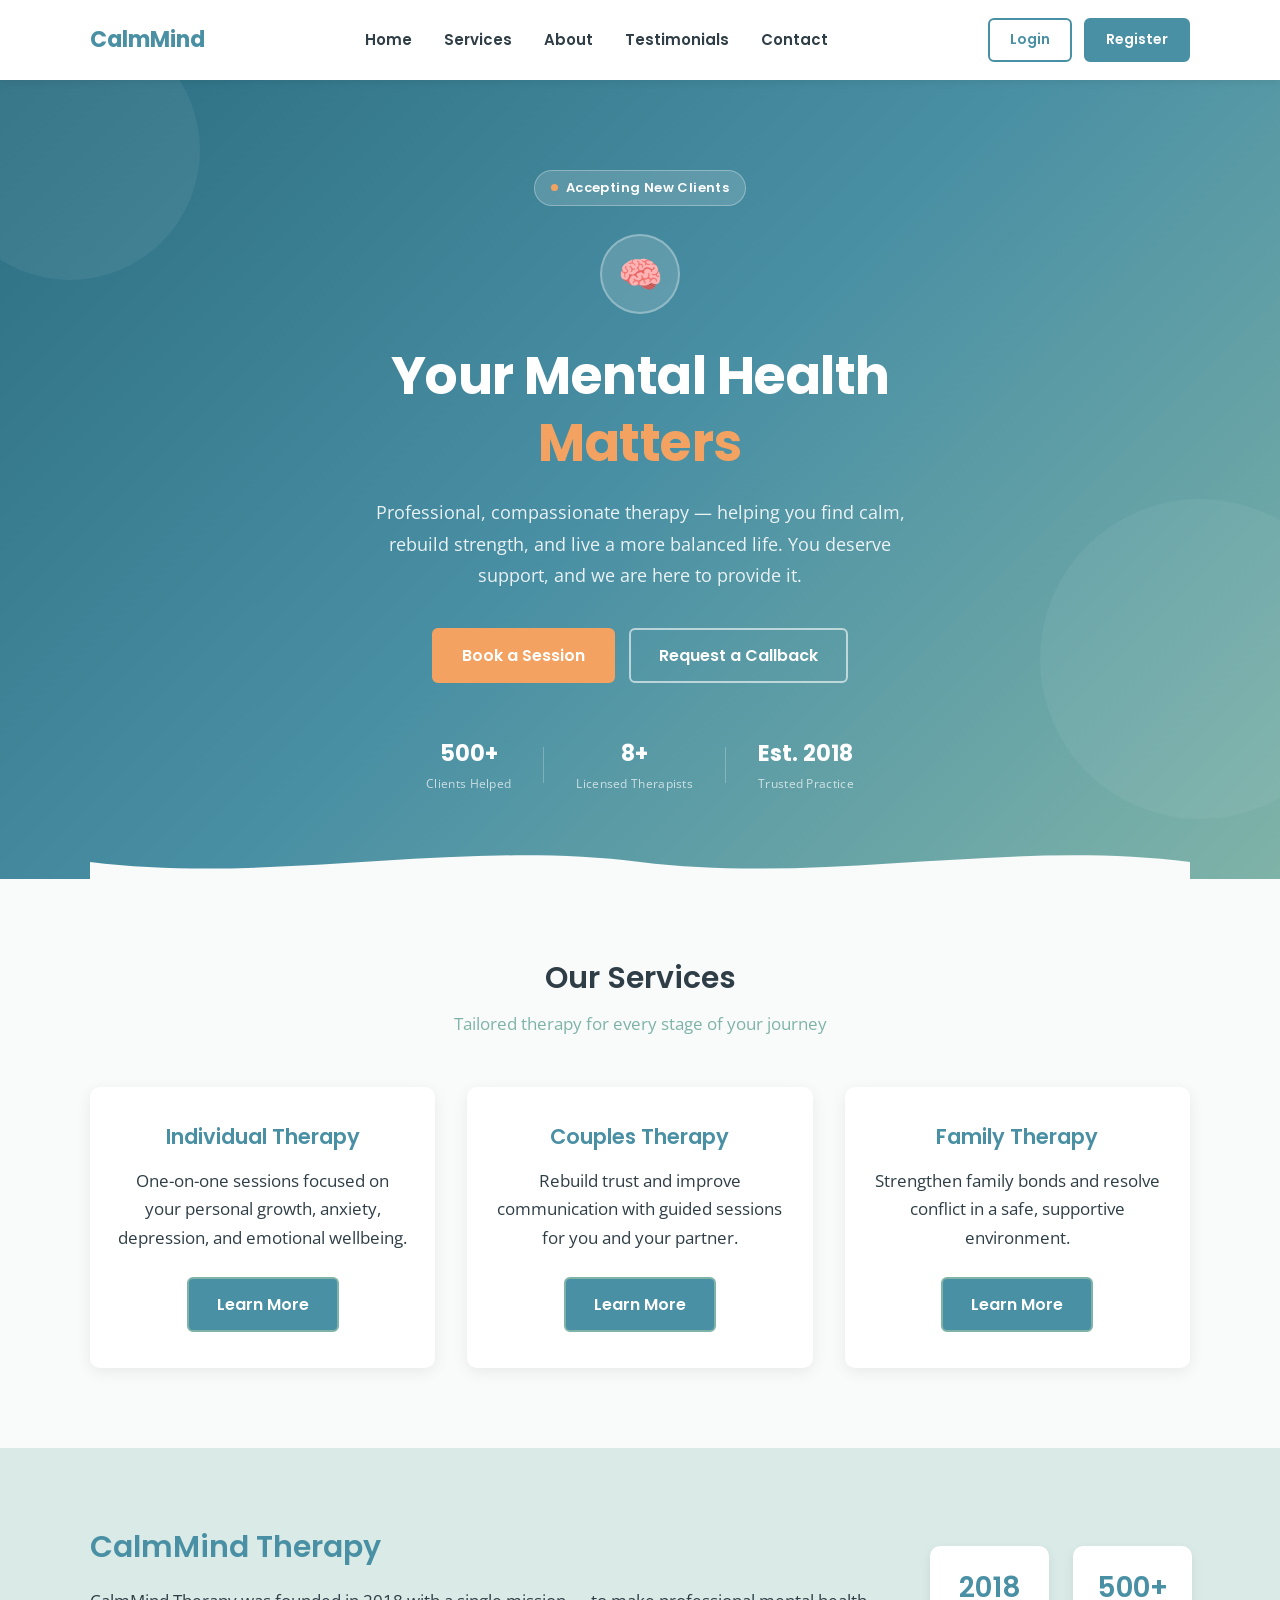
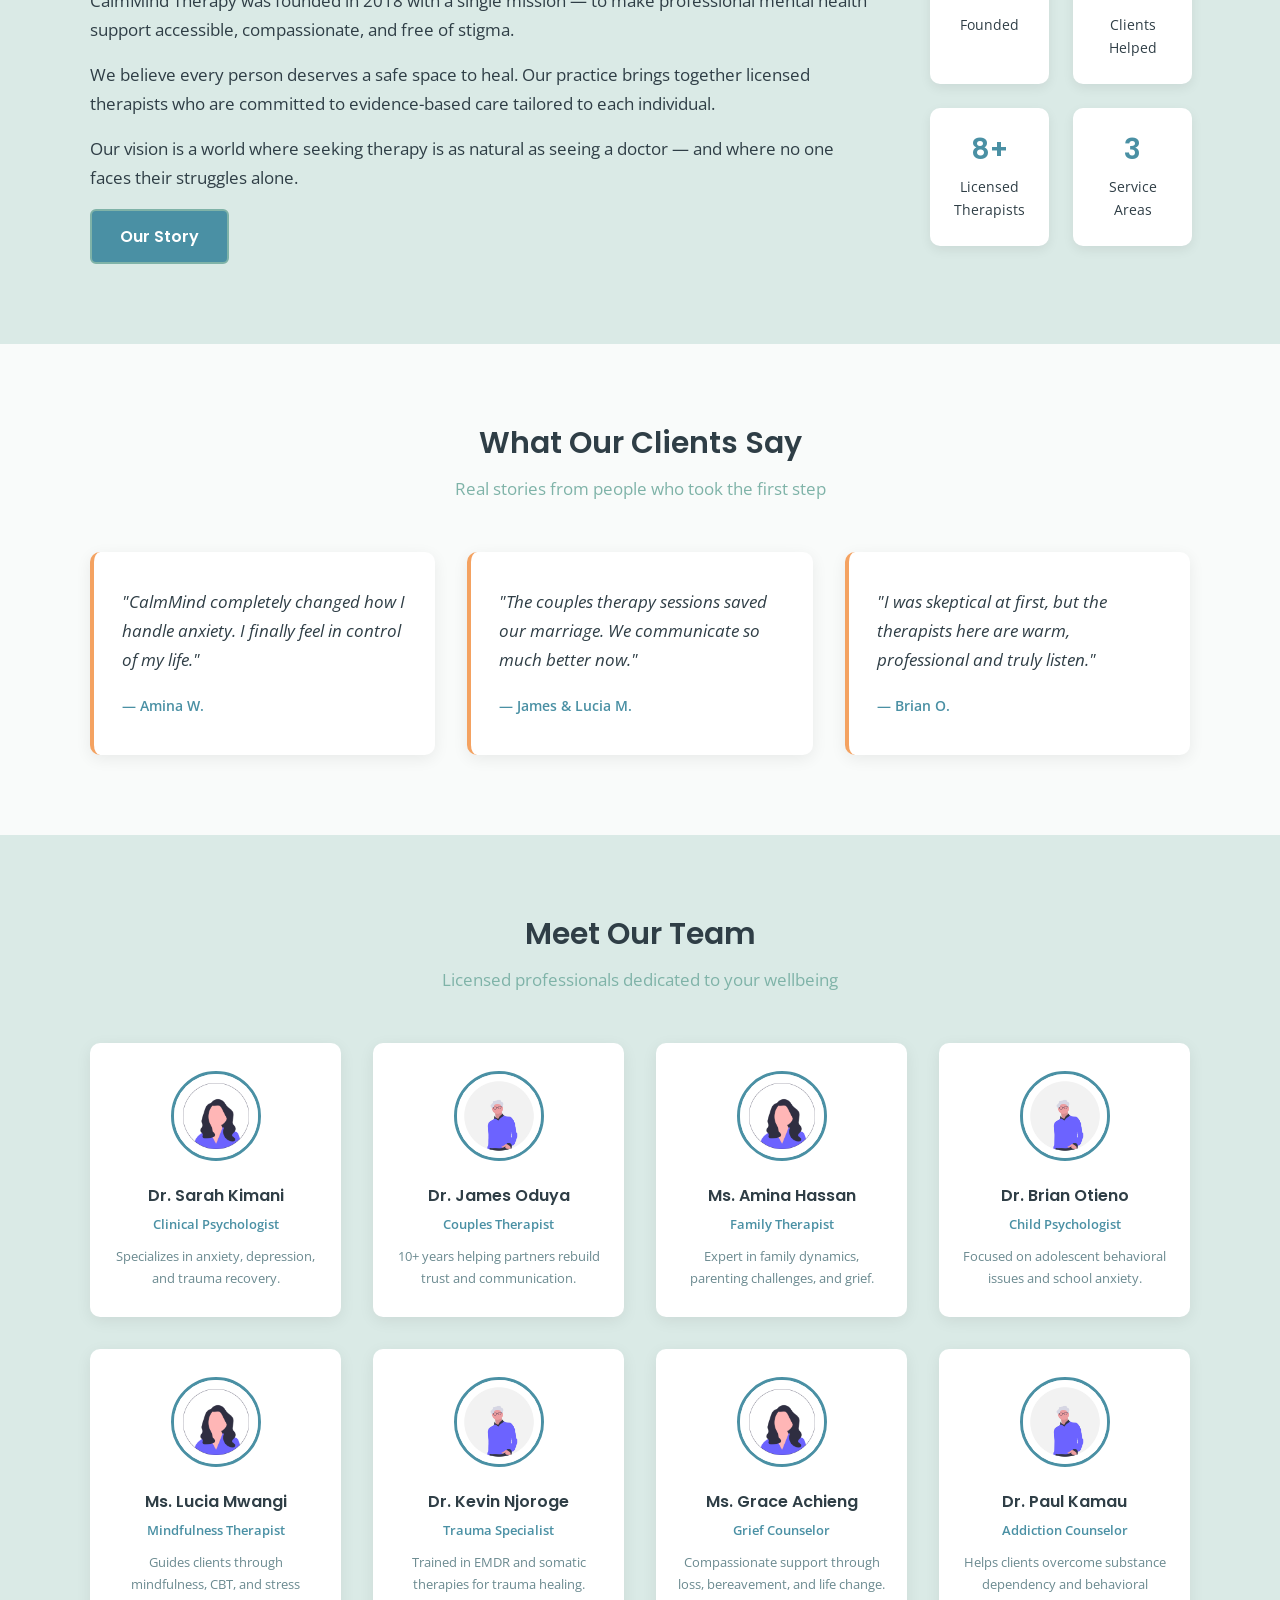
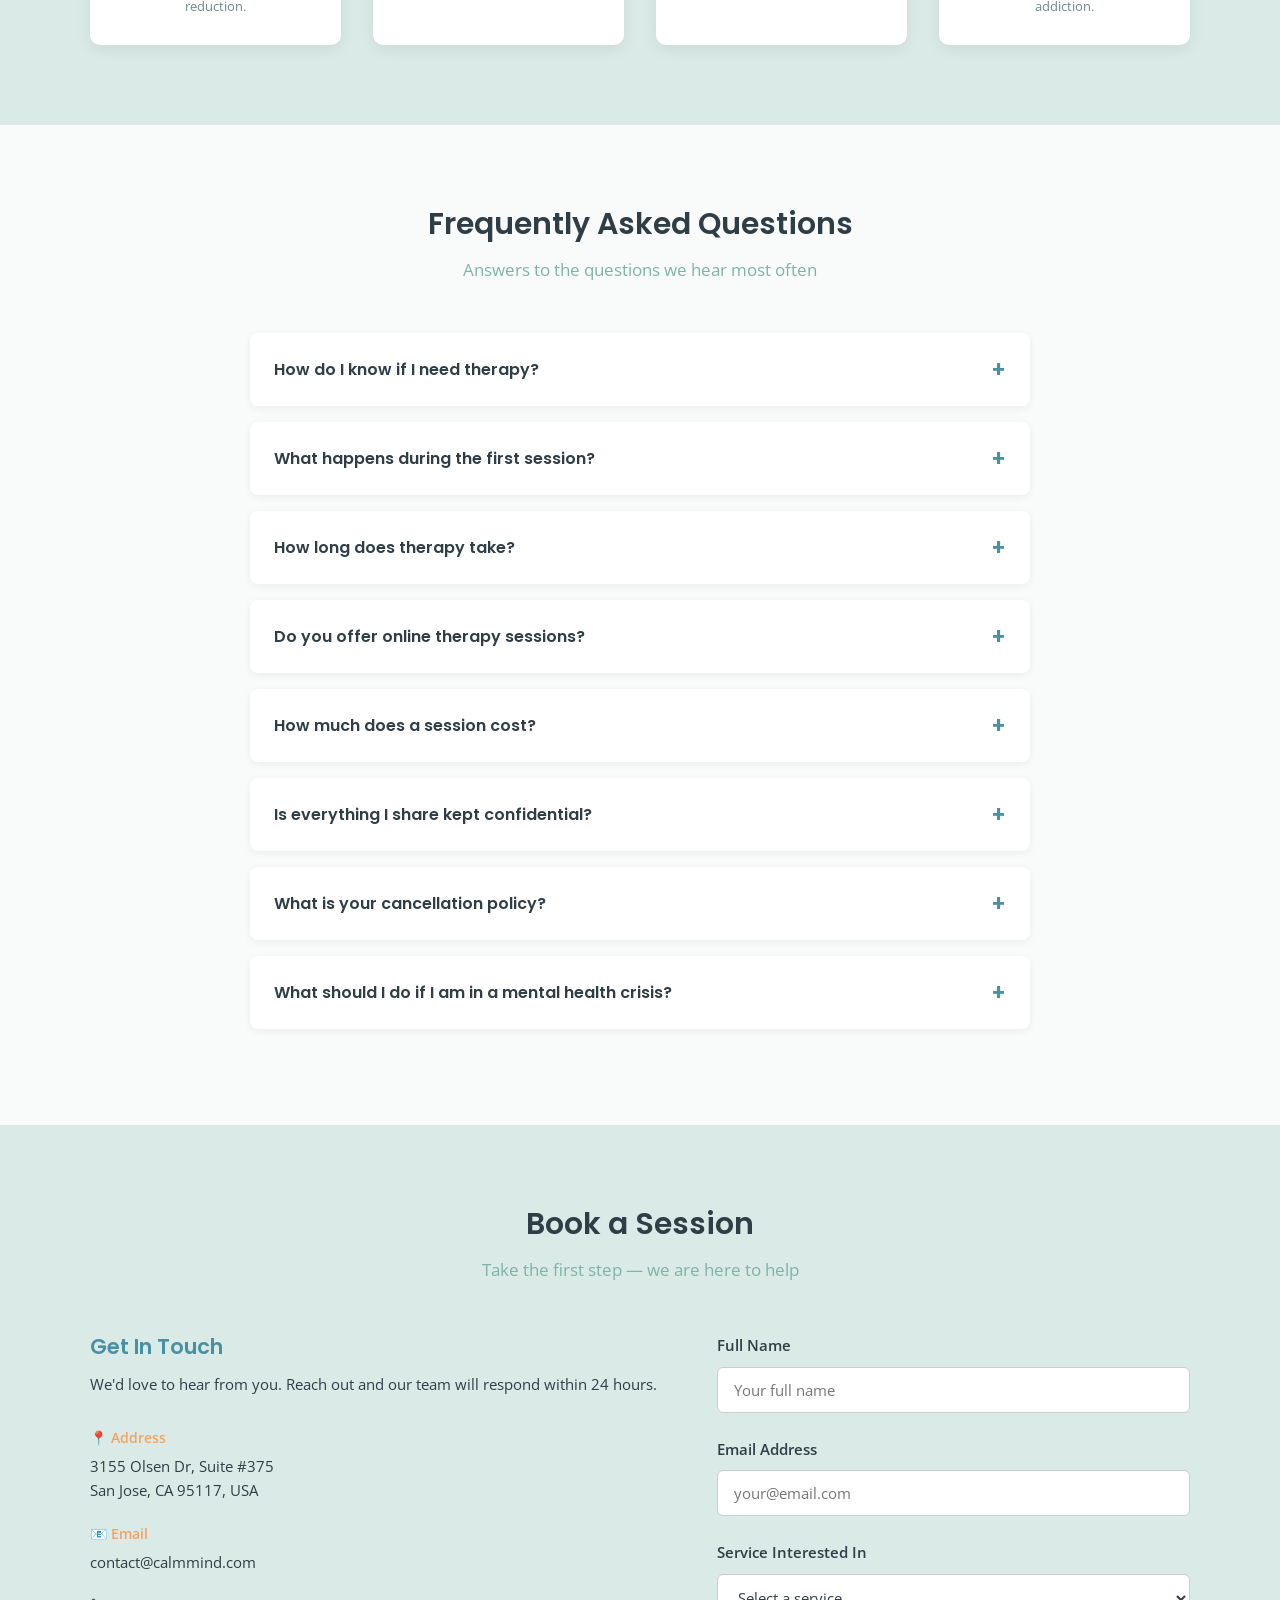
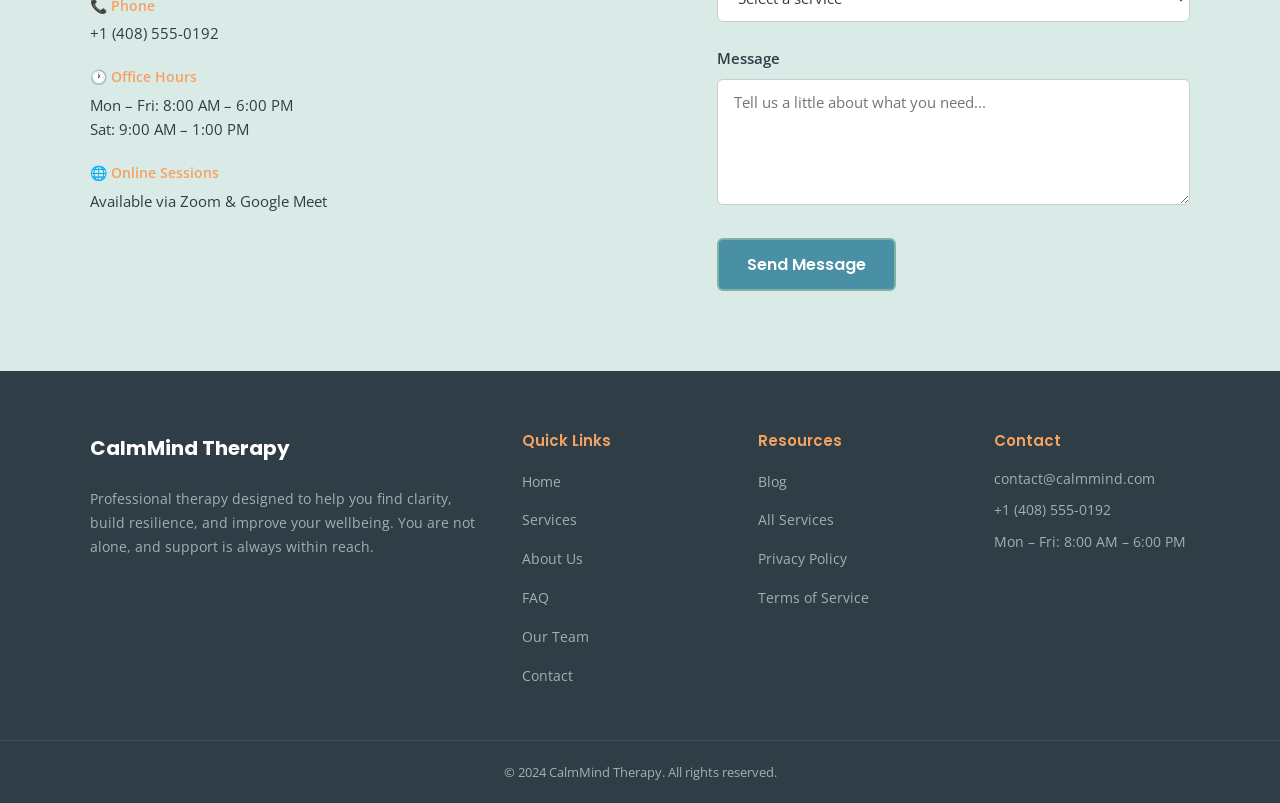
<file: index.html>
<!doctype html>
<html lang="en">
  <head>
    <meta charset="UTF-8" />
    <meta name="viewport" content="width=device-width, initial-scale=1.0" />
    <title>CalmMind Therapy</title>
    <link rel="stylesheet" href="css/styles.css" />
  </head>
  <body>
    <!--NAVBAR-->
    <nav class="navbar">
      <div class="container navbar-inner">
        <a href="index.html" class="logo">CalmMind</a>
        <button class="hamburger" id="hamburger">
          <span></span>
          <span></span>
          <span></span>
        </button>
        <ul class="nav-links" id="nav-links">
          <li><a href="#home">Home</a></li>
          <li><a href="#services">Services</a></li>
          <li><a href="#about">About</a></li>
          <li><a href="#testimonials">Testimonials</a></li>
          <li><a href="#contact">Contact</a></li>
        </ul>

        <div class="nav-auth">
          <a href="#" class="btn-auth btn-login">Login</a>
          <a href="#" class="btn-auth btn-register">Register</a>
        </div>
      </div>
    </nav>

    <!--HERO-->
    <section id="home" class="hero">
      <div class="container hero-inner">
        <div class="hero-badge">
          <span class="hero-badge-dot"></span> Accepting New Clients
        </div>
        <div class="hero-icon">🧠</div>
        <h1>Your Mental Health <span>Matters</span></h1>
        <p>
          Professional, compassionate therapy — helping you find calm, rebuild
          strength, and live a more balanced life. You deserve support, and we
          are here to provide it.
        </p>
        <div class="hero-buttons">
          <a href="#contact" class="btn btn-accent">Book a Session</a>
          <a href="#contact" class="btn btn-outline">Request a Callback</a>
        </div>
        <div class="hero-trust">
          <div class="trust-item">
            <span class="trust-num">500+</span>
            <span class="trust-label">Clients Helped</span>
          </div>
          <div class="trust-divider"></div>
          <div class="trust-item">
            <span class="trust-num">8+</span>
            <span class="trust-label">Licensed Therapists</span>
          </div>
          <div class="trust-divider"></div>
          <div class="trust-item">
            <span class="trust-num">Est. 2018</span>
            <span class="trust-label">Trusted Practice</span>
          </div>
        </div>
        <svg class="hero-wave" viewBox="0 0 1440 60" xmlns="http://www.w3.org/2000/svg" preserveAspectRatio="none">
          <path d="M0,30 C240,60 480,0 720,30 C960,60 1200,0 1440,30 L1440,60 L0,60 Z" fill="#f9fbfa"/>
        </svg>
      </div>
    </section>

    <!--SERVICES-->
    <section id="services" class="section">
      <div class="container">
        <div class="section-title">
          <h2>Our Services</h2>
          <p>Tailored therapy for every stage of your journey</p>
        </div>
        <div class="services-grid">
          <div class="service-card">
            <h3>Individual Therapy</h3>
            <p>
              One-on-one sessions focused on your personal growth, anxiety,
              depression, and emotional wellbeing.
            </p>
            <a href="services.html" class="btn btn-primary">Learn More</a>
          </div>

          <div class="service-card">
            <h3>Couples Therapy</h3>
            <p>
              Rebuild trust and improve communication with guided sessions for
              you and your partner.
            </p>
            <a href="services.html" class="btn btn-primary">Learn More</a>
          </div>

          <div class="service-card">
            <h3>Family Therapy</h3>
            <p>
              Strengthen family bonds and resolve conflict in a safe, supportive
              environment.
            </p>
            <a href="services.html" class="btn btn-primary">Learn More</a>
          </div>
        </div>
      </div>
    </section>

    <!-- ABOUT -->
    <section id="about" class="section bg-soft">
      <div class="container about-inner">
        <div class="about-text">
          <h2>CalmMind Therapy</h2>
          <p>
            CalmMind Therapy was founded in 2018 with a single mission — to make
            professional mental health support accessible, compassionate, and
            free of stigma.
          </p>
          <p>
            We believe every person deserves a safe space to heal. Our practice
            brings together licensed therapists who are committed to
            evidence-based care tailored to each individual.
          </p>
          <p>
            Our vision is a world where seeking therapy is as natural as seeing
            a doctor — and where no one faces their struggles alone.
          </p>
          <a href="about.html" class="btn btn-primary">Our Story</a>
        </div>
        <!--STATs-->
        <div class="about-stats">
          <div class="stat">
            <h3>2018</h3>
            <p>Founded</p>
          </div>
          <div class="stat">
            <h3>500+</h3>
            <p>Clients Helped</p>
          </div>
          <div class="stat">
            <h3>8+</h3>
            <p>Licensed Therapists</p>
          </div>
          <div class="stat">
            <h3>3</h3>
            <p>Service Areas</p>
          </div>
        </div>
      </div>
    </section>

    <!-- TESTIMONIALS -->
    <section id="testimonials" class="section">
      <div class="container">
        <div class="section-title">
          <h2>What Our Clients Say</h2>
          <p>Real stories from people who took the first step</p>
        </div>
        <div class="testimonials-grid">
          <div class="testimonial-card">
            <p>
              "CalmMind completely changed how I handle anxiety. I finally feel
              in control of my life."
            </p>
            <span>— Amina W.</span>
          </div>

          <div class="testimonial-card">
            <p>
              "The couples therapy sessions saved our marriage. We communicate
              so much better now."
            </p>
            <span>— James & Lucia M.</span>
          </div>

          <div class="testimonial-card">
            <p>
              "I was skeptical at first, but the therapists here are warm,
              professional and truly listen."
            </p>
            <span>— Brian O.</span>
          </div>
        </div>
      </div>
    </section>

    <!-- TEAM -->
    <section id="team" class="section bg-soft">
      <div class="container">
        <div class="section-title">
          <h2>Meet Our Team</h2>
          <p>Licensed professionals dedicated to your wellbeing</p>
        </div>
        <div class="team-grid">
          <div class="team-card">
            <img src="images/team/team1.png" alt="Dr. Sarah Kimani" />
            <h3>Dr. Sarah Kimani</h3>
            <span class="team-role">Clinical Psychologist</span>
            <p>Specializes in anxiety, depression, and trauma recovery.</p>
          </div>

          <div class="team-card">
            <img src="images/team/team.png" alt="Dr. James Oduya" />
            <h3>Dr. James Oduya</h3>
            <span class="team-role">Couples Therapist</span>
            <p>10+ years helping partners rebuild trust and communication.</p>
          </div>

          <div class="team-card">
            <img src="images/team/team1.png" alt="Ms. Amina Hassan" />
            <h3>Ms. Amina Hassan</h3>
            <span class="team-role">Family Therapist</span>
            <p>Expert in family dynamics, parenting challenges, and grief.</p>
          </div>

          <div class="team-card">
            <img src="images/team/team.png" alt="Dr. Brian Otieno" />
            <h3>Dr. Brian Otieno</h3>
            <span class="team-role">Child Psychologist</span>
            <p>Focused on adolescent behavioral issues and school anxiety.</p>
          </div>

          <div class="team-card">
            <img src="images/team/team1.png" alt="Ms. Lucia Mwangi" />
            <h3>Ms. Lucia Mwangi</h3>
            <span class="team-role">Mindfulness Therapist</span>
            <p>
              Guides clients through mindfulness, CBT, and stress reduction.
            </p>
          </div>

          <div class="team-card">
            <img src="images/team/team.png" alt="Dr. Kevin Njoroge" />
            <h3>Dr. Kevin Njoroge</h3>
            <span class="team-role">Trauma Specialist</span>
            <p>Trained in EMDR and somatic therapies for trauma healing.</p>
          </div>

          <div class="team-card">
            <img src="images/team/team1.png" alt="Ms. Grace Achieng" />
            <h3>Ms. Grace Achieng</h3>
            <span class="team-role">Grief Counselor</span>
            <p>
              Compassionate support through loss, bereavement, and life change.
            </p>
          </div>

          <div class="team-card">
            <img src="images/team/team.png" alt="Dr. Paul Kamau" />
            <h3>Dr. Paul Kamau</h3>
            <span class="team-role">Addiction Counselor</span>
            <p>
              Helps clients overcome substance dependency and behavioral
              addiction.
            </p>
          </div>
        </div>
      </div>
    </section>

    <!-- FAQ -->
    <section id="faq" class="section">
      <div class="container">
        <div class="section-title">
          <h2>Frequently Asked Questions</h2>
          <p>Answers to the questions we hear most often</p>
        </div>
        <div class="faq-list">
          <div class="faq-item">
            <button class="faq-question">
              How do I know if I need therapy?
            </button>
            <div class="faq-answer">
              <p>
                If you are experiencing persistent stress, anxiety, sadness,
                relationship difficulties, or simply feel stuck, therapy can
                help. You do not need to be in crisis to benefit. Many clients
                come to us for personal growth and self-awareness. A good
                starting point is our <a href="#services">Services page</a> to
                find the right fit.
              </p>
            </div>
          </div>

          <div class="faq-item">
            <button class="faq-question">
              What happens during the first session?
            </button>
            <div class="faq-answer">
              <p>
                Your first session is an intake appointment where your therapist
                gets to know you — your background, current challenges, and
                goals. It is a relaxed, confidential conversation. There is no
                pressure to share more than you are comfortable with. By the
                end, you and your therapist will outline a plan together.
              </p>
            </div>
          </div>

          <div class="faq-item">
            <button class="faq-question">How long does therapy take?</button>
            <div class="faq-answer">
              <p>
                It depends on your goals and the nature of your concerns. Some
                clients see significant progress in 6–8 sessions. Others benefit
                from longer-term support over several months. Your therapist
                will regularly review your progress with you and adjust the plan
                as needed.
              </p>
            </div>
          </div>

          <div class="faq-item">
            <button class="faq-question">
              Do you offer online therapy sessions?
            </button>
            <div class="faq-answer">
              <p>
                Yes. All our services are available both in-person and online
                via Zoom or Google Meet. Online sessions are just as effective
                as in-person therapy and offer greater flexibility. Simply
                select your preference when you
                <a href="#contact">book a session</a>.
              </p>
            </div>
          </div>

          <div class="faq-item">
            <button class="faq-question">How much does a session cost?</button>
            <div class="faq-answer">
              <p>
                Session fees vary by service. Individual therapy starts at $120,
                couples therapy at $160, and family therapy at $200. We offer a
                sliding scale fee for clients who qualify. Full pricing details
                are available on our <a href="services.html">Services page</a>.
                Contact us to discuss your options.
              </p>
            </div>
          </div>

          <div class="faq-item">
            <button class="faq-question">
              Is everything I share kept confidential?
            </button>
            <div class="faq-answer">
              <p>
                Absolutely. Confidentiality is the foundation of therapy.
                Everything discussed in sessions is strictly private. The only
                exceptions are situations required by law, such as imminent risk
                of harm to yourself or others. Please review our
                <a href="privacy.html">Privacy Policy</a> for full details.
              </p>
            </div>
          </div>

          <div class="faq-item">
            <button class="faq-question">
              What is your cancellation policy?
            </button>
            <div class="faq-answer">
              <p>
                We require at least 24 hours notice to cancel or reschedule a
                session. Late cancellations or no-shows may incur a fee of up to
                50% of the session cost. We understand emergencies happen —
                please contact us as early as possible at
                <a href="mailto:contact@calmmind.com">contact@calmmind.com</a>
                if you need to cancel.
              </p>
            </div>
          </div>

          <div class="faq-item">
            <button class="faq-question">
              What should I do if I am in a mental health crisis?
            </button>
            <div class="faq-answer">
              <p>
                CalmMind Therapy is not an emergency service. If you or someone
                you know is in immediate danger, call
                <strong>911</strong> immediately. For mental health crises,
                contact the <strong>National Crisis Hotline</strong> by calling
                or texting <a href="tel:988"><strong>988</strong></a
                >. You can also visit your nearest emergency room.
              </p>
            </div>
          </div>
        </div>
      </div>
    </section>

    <!-- CONTACT -->
    <section id="contact" class="section bg-soft">
      <div class="container">
        <div class="section-title">
          <h2>Book a Session</h2>
          <p>Take the first step — we are here to help</p>
        </div>
        <div class="contact-inner">
          <!-- LEFT: Contact Details -->
          <div class="contact-info">
            <h3>Get In Touch</h3>
            <p>
              We'd love to hear from you. Reach out and our team will respond
              within 24 hours.
            </p>

            <div class="contact-detail">
              <span class="detail-label">📍 Address</span>
              <span
                >3155 Olsen Dr, Suite #375<br />San Jose, CA 95117, USA</span
              >
            </div>

            <div class="contact-detail">
              <span class="detail-label">📧 Email</span>
              <span>contact@calmmind.com</span>
            </div>

            <div class="contact-detail">
              <span class="detail-label">📞 Phone</span>
              <span>+1 (408) 555-0192</span>
            </div>

            <div class="contact-detail">
              <span class="detail-label">🕐 Office Hours</span>
              <span
                >Mon – Fri: 8:00 AM – 6:00 PM<br />Sat: 9:00 AM – 1:00 PM</span
              >
            </div>

            <div class="contact-detail">
              <span class="detail-label">🌐 Online Sessions</span>
              <span>Available via Zoom & Google Meet</span>
            </div>
          </div>

          <!-- RIGHT: Form -->
          <form class="contact-form">
            <div class="form-group">
              <label for="name">Full Name</label>
              <input type="text" id="name" placeholder="Your full name" />
            </div>
            <div class="form-group">
              <label for="email">Email Address</label>
              <input type="email" id="email" placeholder="your@email.com" />
            </div>
            <div class="form-group">
              <label for="service">Service Interested In</label>
              <select id="service">
                <option value="">Select a service</option>
                <option value="individual">Individual Therapy</option>
                <option value="couples">Couples Therapy</option>
                <option value="family">Family Therapy</option>
              </select>
            </div>
            <div class="form-group">
              <label for="message">Message</label>
              <textarea
                id="message"
                rows="5"
                placeholder="Tell us a little about what you need..."
              ></textarea>
            </div>
            <button type="submit" class="btn btn-primary">Send Message</button>
          </form>
        </div>
      </div>
    </section>

    <!-- FOOTER -->
    <footer class="footer">
      <div class="container footer-inner">
        <div class="footer-brand">
          <a href="index.html" class="logo">CalmMind Therapy</a>
          <p>
            Professional therapy designed to help you find clarity, build resilience, and improve your wellbeing. You are not alone, and support is always within reach.
          </p>
        </div>

        <div class="footer-links">
          <h3>Quick Links</h3>
          <ul>
            <li><a href="#home">Home</a></li>
            <li><a href="#services">Services</a></li>
            <li><a href="about.html">About Us</a></li>
            <li><a href="#faq">FAQ</a></li>
            <li><a href="#team">Our Team</a></li>
            <li><a href="#contact">Contact</a></li>
          </ul>
        </div>

        <div class="footer-links">
          <h3>Resources</h3>
          <ul>
            <li><a href="blog.html">Blog</a></li>
            <li><a href="services.html">All Services</a></li>
            <li><a href="privacy.html">Privacy Policy</a></li>
            <li><a href="terms.html">Terms of Service</a></li>
          </ul>
        </div>

        <div class="footer-contact">
          <h3>Contact</h3>
          <p>contact@calmmind.com</p>
          <p>+1 (408) 555-0192</p>
          <p>Mon – Fri: 8:00 AM – 6:00 PM</p>
        </div>
      </div>
      <div class="footer-bottom">
        <p>© 2024 CalmMind Therapy. All rights reserved.</p>
      </div>
    </footer>

    <script src="js/script.js"></script>
  </body>
</html>
</file>
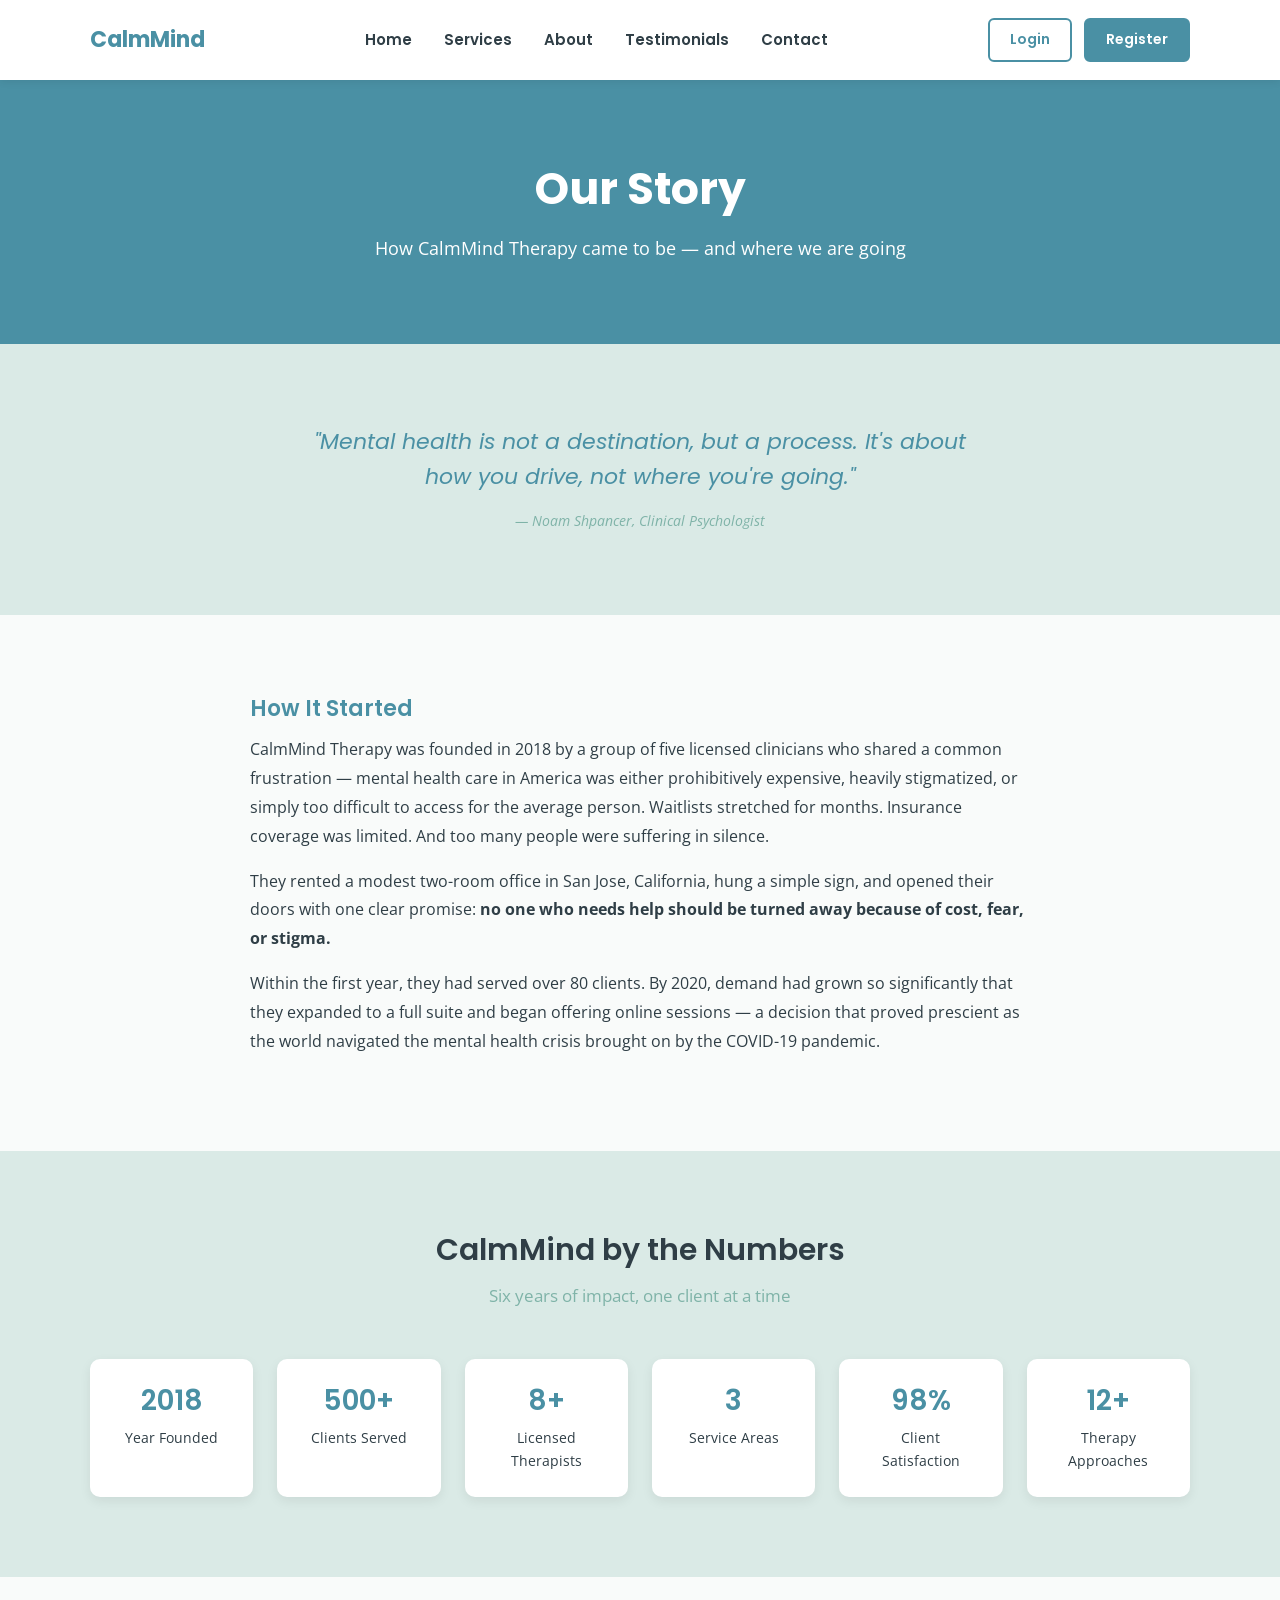
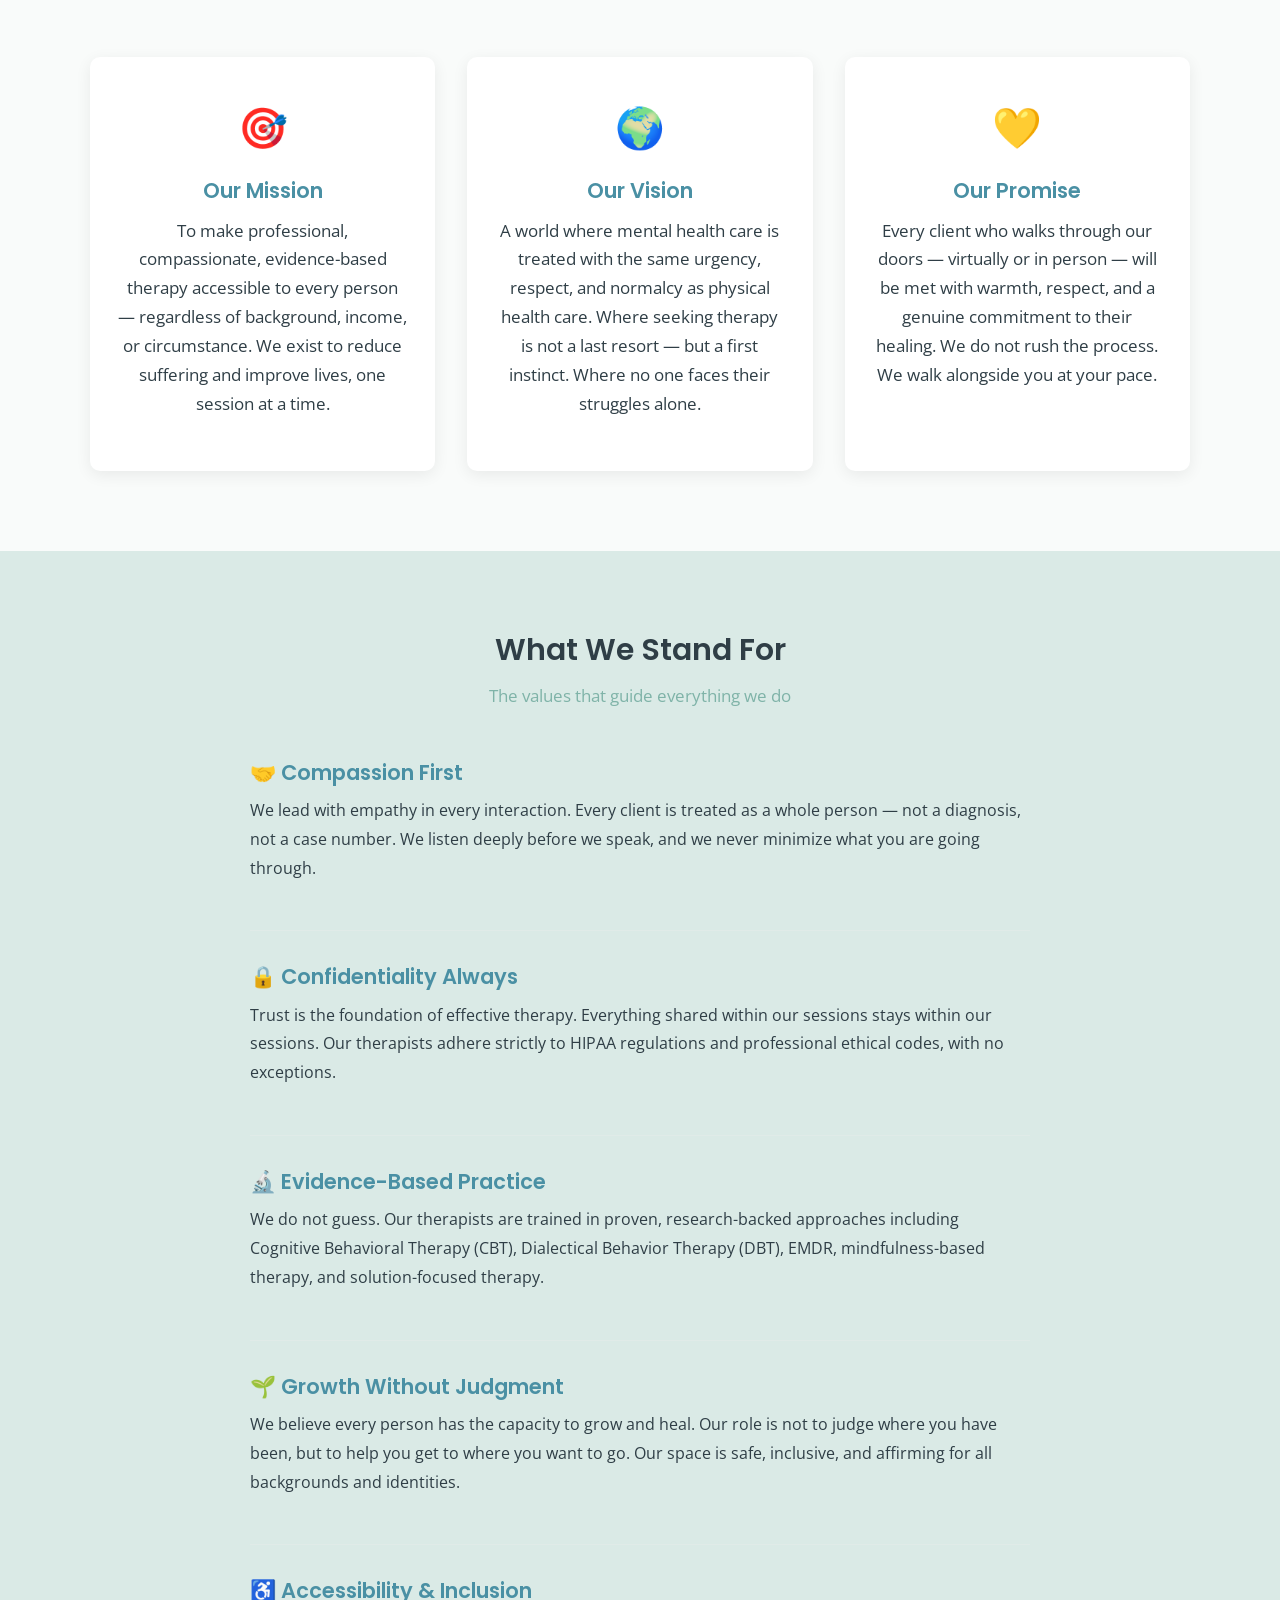
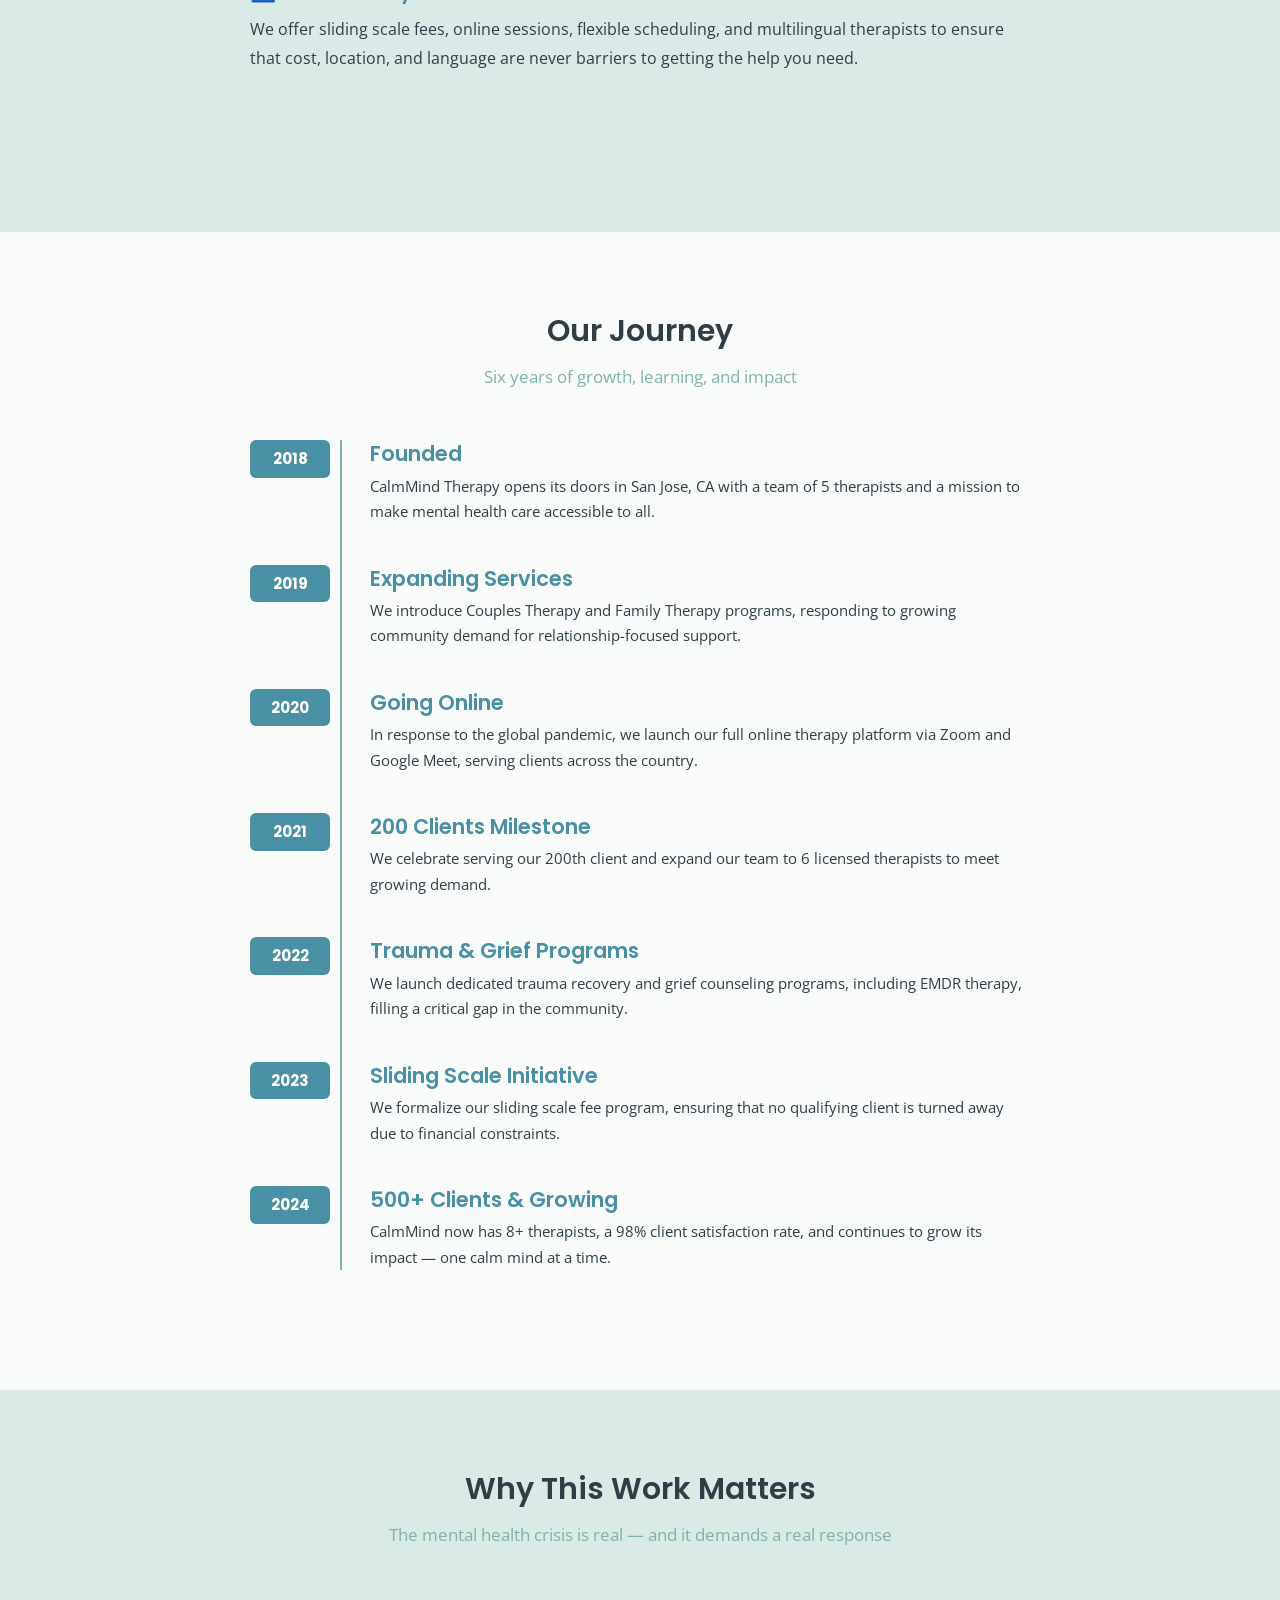
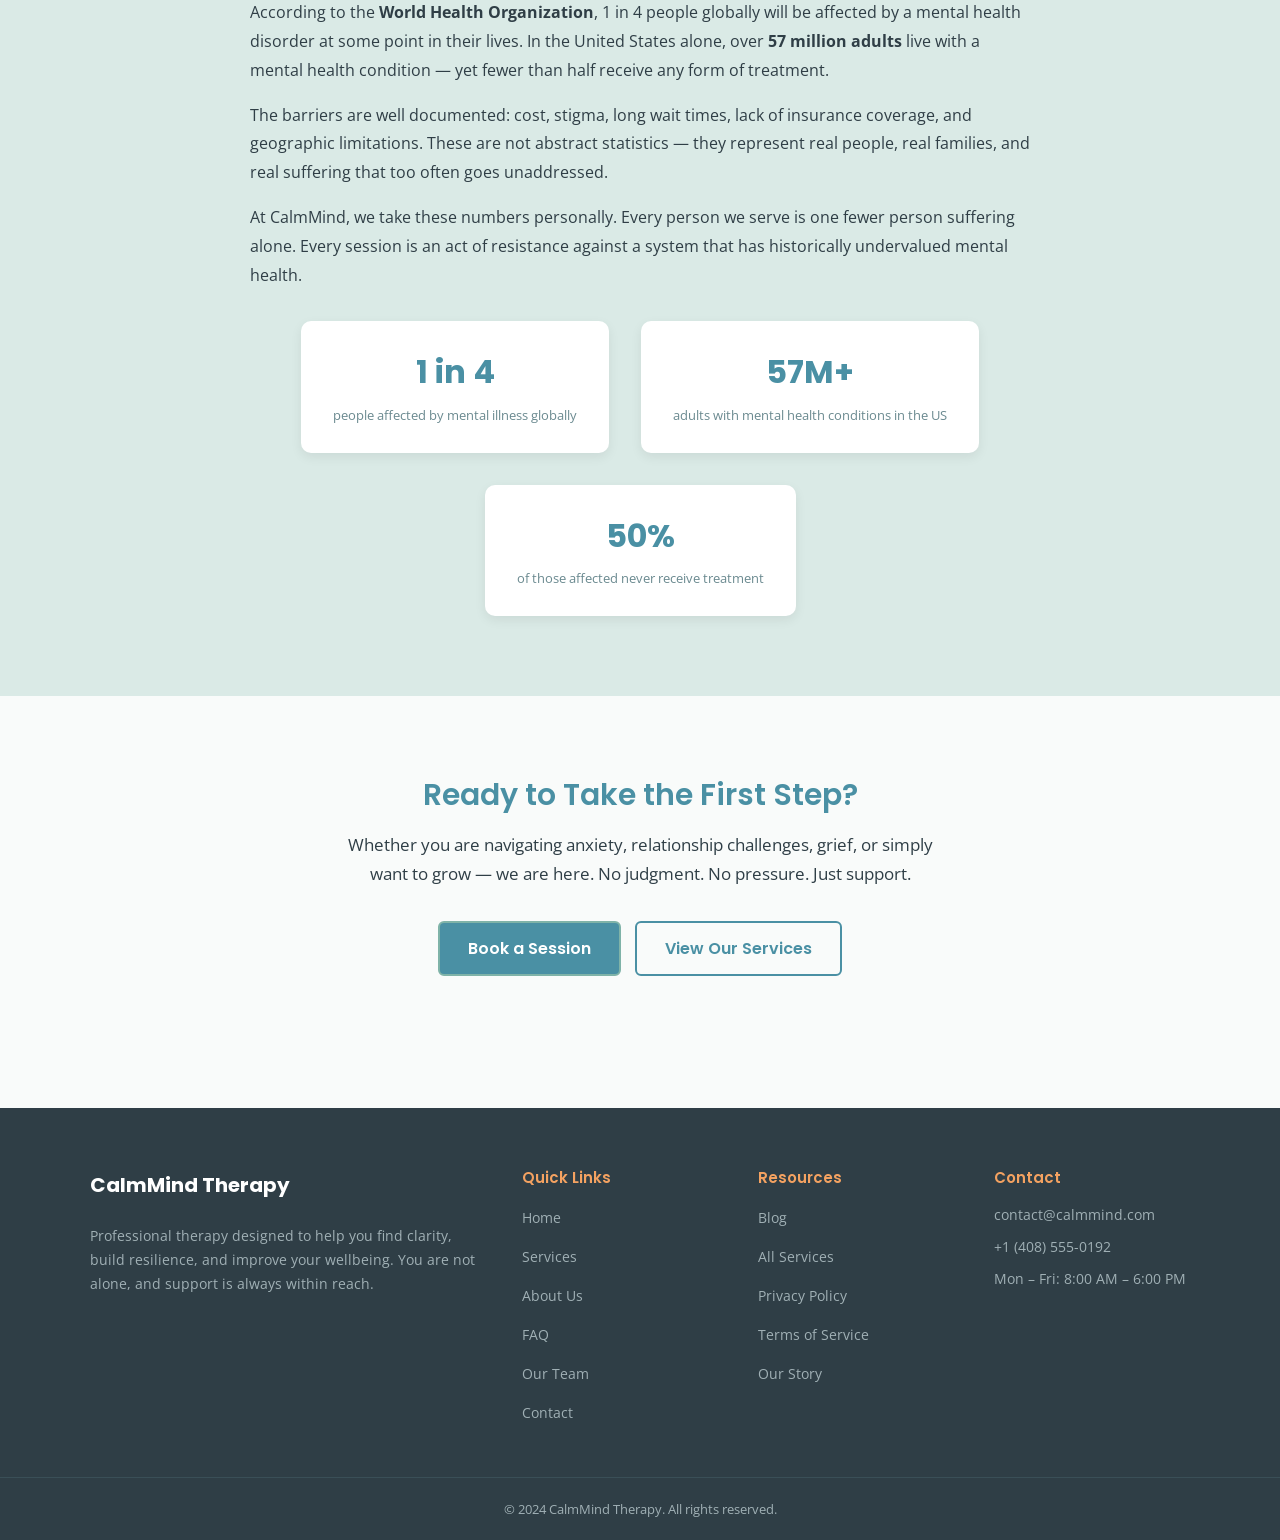
<file: about.html>
<!doctype html>
<html lang="en">
  <head>
    <meta charset="UTF-8" />
    <meta name="viewport" content="width=device-width, initial-scale=1.0" />
    <title>Our Story — CalmMind Therapy</title>
    <link rel="stylesheet" href="css/styles.css" />
  </head>
  <body>
    <!--NAVBAR-->
    <nav class="navbar">
      <div class="container navbar-inner">
        <a href="index.html" class="logo">CalmMind</a>
        <button class="hamburger" id="hamburger">
          <span></span>
          <span></span>
          <span></span>
        </button>
        <ul class="nav-links" id="nav-links">
          <li><a href="index.html#home">Home</a></li>
          <li><a href="index.html#services">Services</a></li>
          <li><a href="index.html#about">About</a></li>
          <li><a href="index.html#testimonials">Testimonials</a></li>
          <li><a href="index.html#contact">Contact</a></li>
        </ul>
        <div class="nav-auth">
          <a href="#" class="btn-auth btn-login">Login</a>
          <a href="#" class="btn-auth btn-register">Register</a>
        </div>
      </div>
    </nav>

    <!-- PAGE HERO -->
    <section class="page-hero">
      <div class="container">
        <h1>Our Story</h1>
        <p>How CalmMind Therapy came to be — and where we are going</p>
      </div>
    </section>

    <!-- INTRO QUOTE -->
    <section class="section bg-soft">
      <div class="container">
        <div class="about-quote">
          <blockquote>
            "Mental health is not a destination, but a process. It's about how you drive, not where you're going."
          </blockquote>
          <cite>— Noam Shpancer, Clinical Psychologist</cite>
        </div>
      </div>
    </section>

    <!-- OUR BEGINNING -->
    <section class="section">
      <div class="container">
        <div class="legal-content">
          <h2>How It Started</h2>
          <p>CalmMind Therapy was founded in 2018 by a group of five licensed clinicians who shared a common frustration — mental health care in America was either prohibitively expensive, heavily stigmatized, or simply too difficult to access for the average person. Waitlists stretched for months. Insurance coverage was limited. And too many people were suffering in silence.</p>
          <p>They rented a modest two-room office in San Jose, California, hung a simple sign, and opened their doors with one clear promise: <strong>no one who needs help should be turned away because of cost, fear, or stigma.</strong></p>
          <p>Within the first year, they had served over 80 clients. By 2020, demand had grown so significantly that they expanded to a full suite and began offering online sessions — a decision that proved prescient as the world navigated the mental health crisis brought on by the COVID-19 pandemic.</p>
        </div>
      </div>
    </section>

    <!-- STATS BANNER -->
    <section class="section bg-soft">
      <div class="container">
        <div class="section-title">
          <h2>CalmMind by the Numbers</h2>
          <p>Six years of impact, one client at a time</p>
        </div>
        <div class="about-stats-full">
          <div class="stat">
            <h3>2018</h3>
            <p>Year Founded</p>
          </div>
          <div class="stat">
            <h3>500+</h3>
            <p>Clients Served</p>
          </div>
          <div class="stat">
            <h3>8+</h3>
            <p>Licensed Therapists</p>
          </div>
          <div class="stat">
            <h3>3</h3>
            <p>Service Areas</p>
          </div>
          <div class="stat">
            <h3>98%</h3>
            <p>Client Satisfaction</p>
          </div>
          <div class="stat">
            <h3>12+</h3>
            <p>Therapy Approaches</p>
          </div>
        </div>
      </div>
    </section>

    <!-- MISSION & VISION -->
    <section class="section">
      <div class="container">
        <div class="mission-grid">

          <div class="mission-card">
            <div class="mission-icon">🎯</div>
            <h3>Our Mission</h3>
            <p>To make professional, compassionate, evidence-based therapy accessible to every person — regardless of background, income, or circumstance. We exist to reduce suffering and improve lives, one session at a time.</p>
          </div>

          <div class="mission-card">
            <div class="mission-icon">🌍</div>
            <h3>Our Vision</h3>
            <p>A world where mental health care is treated with the same urgency, respect, and normalcy as physical health care. Where seeking therapy is not a last resort — but a first instinct. Where no one faces their struggles alone.</p>
          </div>

          <div class="mission-card">
            <div class="mission-icon">💛</div>
            <h3>Our Promise</h3>
            <p>Every client who walks through our doors — virtually or in person — will be met with warmth, respect, and a genuine commitment to their healing. We do not rush the process. We walk alongside you at your pace.</p>
          </div>

        </div>
      </div>
    </section>

    <!-- OUR VALUES -->
    <section class="section bg-soft">
      <div class="container">
        <div class="section-title">
          <h2>What We Stand For</h2>
          <p>The values that guide everything we do</p>
        </div>
        <div class="legal-content">

          <div class="value-item">
            <h3>🤝 Compassion First</h3>
            <p>We lead with empathy in every interaction. Every client is treated as a whole person — not a diagnosis, not a case number. We listen deeply before we speak, and we never minimize what you are going through.</p>
          </div>

          <div class="value-item">
            <h3>🔒 Confidentiality Always</h3>
            <p>Trust is the foundation of effective therapy. Everything shared within our sessions stays within our sessions. Our therapists adhere strictly to HIPAA regulations and professional ethical codes, with no exceptions.</p>
          </div>

          <div class="value-item">
            <h3>🔬 Evidence-Based Practice</h3>
            <p>We do not guess. Our therapists are trained in proven, research-backed approaches including Cognitive Behavioral Therapy (CBT), Dialectical Behavior Therapy (DBT), EMDR, mindfulness-based therapy, and solution-focused therapy.</p>
          </div>

          <div class="value-item">
            <h3>🌱 Growth Without Judgment</h3>
            <p>We believe every person has the capacity to grow and heal. Our role is not to judge where you have been, but to help you get to where you want to go. Our space is safe, inclusive, and affirming for all backgrounds and identities.</p>
          </div>

          <div class="value-item">
            <h3>♿ Accessibility & Inclusion</h3>
            <p>We offer sliding scale fees, online sessions, flexible scheduling, and multilingual therapists to ensure that cost, location, and language are never barriers to getting the help you need.</p>
          </div>

        </div>
      </div>
    </section>

    <!-- TIMELINE -->
    <section class="section">
      <div class="container">
        <div class="section-title">
          <h2>Our Journey</h2>
          <p>Six years of growth, learning, and impact</p>
        </div>
        <div class="timeline">

          <div class="timeline-item">
            <div class="timeline-year">2018</div>
            <div class="timeline-content">
              <h3>Founded</h3>
              <p>CalmMind Therapy opens its doors in San Jose, CA with a team of 5 therapists and a mission to make mental health care accessible to all.</p>
            </div>
          </div>

          <div class="timeline-item">
            <div class="timeline-year">2019</div>
            <div class="timeline-content">
              <h3>Expanding Services</h3>
              <p>We introduce Couples Therapy and Family Therapy programs, responding to growing community demand for relationship-focused support.</p>
            </div>
          </div>

          <div class="timeline-item">
            <div class="timeline-year">2020</div>
            <div class="timeline-content">
              <h3>Going Online</h3>
              <p>In response to the global pandemic, we launch our full online therapy platform via Zoom and Google Meet, serving clients across the country.</p>
            </div>
          </div>

          <div class="timeline-item">
            <div class="timeline-year">2021</div>
            <div class="timeline-content">
              <h3>200 Clients Milestone</h3>
              <p>We celebrate serving our 200th client and expand our team to 6 licensed therapists to meet growing demand.</p>
            </div>
          </div>

          <div class="timeline-item">
            <div class="timeline-year">2022</div>
            <div class="timeline-content">
              <h3>Trauma & Grief Programs</h3>
              <p>We launch dedicated trauma recovery and grief counseling programs, including EMDR therapy, filling a critical gap in the community.</p>
            </div>
          </div>

          <div class="timeline-item">
            <div class="timeline-year">2023</div>
            <div class="timeline-content">
              <h3>Sliding Scale Initiative</h3>
              <p>We formalize our sliding scale fee program, ensuring that no qualifying client is turned away due to financial constraints.</p>
            </div>
          </div>

          <div class="timeline-item">
            <div class="timeline-year">2024</div>
            <div class="timeline-content">
              <h3>500+ Clients & Growing</h3>
              <p>CalmMind now has 8+ therapists, a 98% client satisfaction rate, and continues to grow its impact — one calm mind at a time.</p>
            </div>
          </div>

        </div>
      </div>
    </section>

    <!-- MENTAL HEALTH CONTEXT -->
    <section class="section bg-soft">
      <div class="container">
        <div class="section-title">
          <h2>Why This Work Matters</h2>
          <p>The mental health crisis is real — and it demands a real response</p>
        </div>
        <div class="legal-content">
          <p>According to the <strong>World Health Organization</strong>, 1 in 4 people globally will be affected by a mental health disorder at some point in their lives. In the United States alone, over <strong>57 million adults</strong> live with a mental health condition — yet fewer than half receive any form of treatment.</p>
          <p>The barriers are well documented: cost, stigma, long wait times, lack of insurance coverage, and geographic limitations. These are not abstract statistics — they represent real people, real families, and real suffering that too often goes unaddressed.</p>
          <p>At CalmMind, we take these numbers personally. Every person we serve is one fewer person suffering alone. Every session is an act of resistance against a system that has historically undervalued mental health.</p>
          <div class="stat-highlight">
            <div class="stat-highlight-item">
              <strong>1 in 4</strong>
              <span>people affected by mental illness globally</span>
            </div>
            <div class="stat-highlight-item">
              <strong>57M+</strong>
              <span>adults with mental health conditions in the US</span>
            </div>
            <div class="stat-highlight-item">
              <strong>50%</strong>
              <span>of those affected never receive treatment</span>
            </div>
          </div>
        </div>
      </div>
    </section>

    <!-- CLOSING CTA -->
    <section class="section">
      <div class="container">
        <div class="about-cta">
          <h2>Ready to Take the First Step?</h2>
          <p>Whether you are navigating anxiety, relationship challenges, grief, or simply want to grow — we are here. No judgment. No pressure. Just support.</p>
          <div class="hero-buttons">
            <a href="index.html#contact" class="btn btn-primary">Book a Session</a>
            <a href="services.html" class="btn btn-outline-dark">View Our Services</a>
          </div>
        </div>
      </div>
    </section>

    <!-- FOOTER -->
    <footer class="footer">
      <div class="container footer-inner">
        <div class="footer-brand">
          <a href="index.html" class="logo">CalmMind Therapy</a>
          <p>Professional therapy designed to help you find clarity, build resilience, and improve your wellbeing. You are not alone, and support is always within reach.</p>
        </div>
        <div class="footer-links">
          <h3>Quick Links</h3>
          <ul>
            <li><a href="index.html#home">Home</a></li>
            <li><a href="index.html#services">Services</a></li>
            <li><a href="index.html#about">About Us</a></li>
            <li><a href="index.html#faq">FAQ</a></li>
            <li><a href="index.html#team">Our Team</a></li>
            <li><a href="index.html#contact">Contact</a></li>
          </ul>
        </div>
        <div class="footer-links">
          <h3>Resources</h3>
          <ul>
            <li><a href="blog.html">Blog</a></li>
            <li><a href="services.html">All Services</a></li>
            <li><a href="privacy.html">Privacy Policy</a></li>
            <li><a href="terms.html">Terms of Service</a></li>
            <li><a href="about.html">Our Story</a></li>
          </ul>
        </div>
        <div class="footer-contact">
          <h3>Contact</h3>
          <p>contact@calmmind.com</p>
          <p>+1 (408) 555-0192</p>
          <p>Mon – Fri: 8:00 AM – 6:00 PM</p>
        </div>
      </div>
      <div class="footer-bottom">
        <p>© 2024 CalmMind Therapy. All rights reserved.</p>
      </div>
    </footer>

    <script src="js/script.js"></script>
  </body>
</html>
</file>
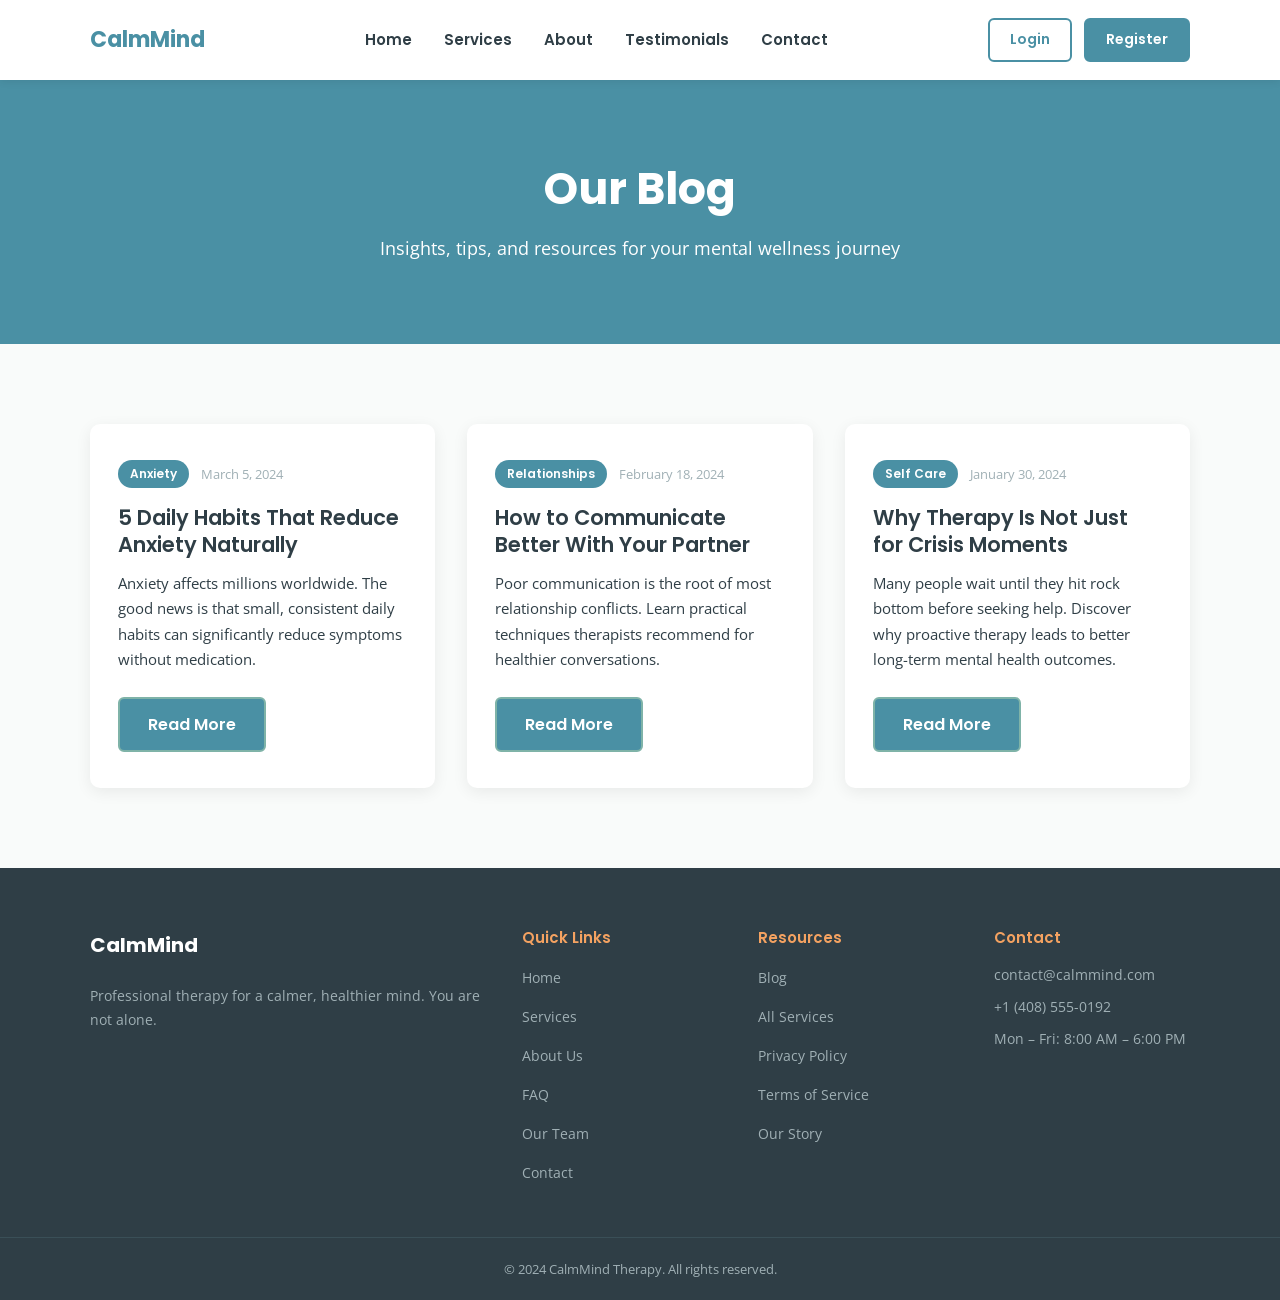
<file: blog.html>
<!doctype html>
<html lang="en">
  <head>
    <meta charset="UTF-8" />
    <meta name="viewport" content="width=device-width, initial-scale=1.0" />
    <title>CalmMind Therapy</title>
    <link rel="stylesheet" href="css/styles.css" />
  </head>
  <body>
    <!--NAVBAR-->
    <nav class="navbar">
      <div class="container navbar-inner">
        <a href="index.html" class="logo">CalmMind</a>
        <button class="hamburger" id="hamburger">
          <span></span>
          <span></span>
          <span></span>
        </button>
        <ul class="nav-links" id="nav-links">
          <li><a href="index.html#home">Home</a></li>
          <li><a href="index.html#services">Services</a></li>
          <li><a href="index.html#about">About</a></li>
          <li><a href="index.html#testimonials">Testimonials</a></li>
          <li><a href="index.html#contact">Contact</a></li>
        </ul>
        <div class="nav-auth">
          <a href="#" class="btn-auth btn-login">Login</a>
          <a href="#" class="btn-auth btn-register">Register</a>
        </div>
      </div>
    </nav>

    <!-- PAGE HERO -->
    <section class="page-hero">
      <div class="container">
        <h1>Our Blog</h1>
        <p>Insights, tips, and resources for your mental wellness journey</p>
      </div>
    </section>

    <!-- BLOG POSTS -->
    <section class="section">
      <div class="container">
        <div class="blog-grid">
          <article class="blog-card">
            <div class="blog-meta">
              <span class="blog-tag">Anxiety</span>
              <span class="blog-date">March 5, 2024</span>
            </div>
            <h3>5 Daily Habits That Reduce Anxiety Naturally</h3>
            <p>
              Anxiety affects millions worldwide. The good news is that small,
              consistent daily habits can significantly reduce symptoms without
              medication.
            </p>
            <a href="#" class="btn btn-primary">Read More</a>
          </article>

          <article class="blog-card">
            <div class="blog-meta">
              <span class="blog-tag">Relationships</span>
              <span class="blog-date">February 18, 2024</span>
            </div>
            <h3>How to Communicate Better With Your Partner</h3>
            <p>
              Poor communication is the root of most relationship conflicts.
              Learn practical techniques therapists recommend for healthier
              conversations.
            </p>
            <a href="#" class="btn btn-primary">Read More</a>
          </article>

          <article class="blog-card">
            <div class="blog-meta">
              <span class="blog-tag">Self Care</span>
              <span class="blog-date">January 30, 2024</span>
            </div>
            <h3>Why Therapy Is Not Just for Crisis Moments</h3>
            <p>
              Many people wait until they hit rock bottom before seeking help.
              Discover why proactive therapy leads to better long-term mental
              health outcomes.
            </p>
            <a href="#" class="btn btn-primary">Read More</a>
          </article>
        </div>
      </div>
    </section>
    <!-- FOOTER -->
    <footer class="footer">
      <div class="container footer-inner">
        <div class="footer-brand">
          <a href="index.html" class="logo">CalmMind</a>
          <p>
            Professional therapy for a calmer, healthier mind. You are not
            alone.
          </p>
        </div>

        <div class="footer-links">
          <h3>Quick Links</h3>
          <ul>
            <li><a href="index.html#home">Home</a></li>
            <li><a href="services.html">Services</a></li>
            <li><a href="index.html#about">About Us</a></li>
            <li><a href="index.html#faq">FAQ</a></li>
            <li><a href="index.html#team">Our Team</a></li>
            <li><a href="index.html#contact">Contact</a></li>
          </ul>
        </div>

        <div class="footer-links">
          <h3>Resources</h3>
          <ul>
            <li><a href="blog.html">Blog</a></li>
            <li><a href="services.html">All Services</a></li>
            <li><a href="privacy.html">Privacy Policy</a></li>
            <li><a href="terms.html">Terms of Service</a></li>
            <li><a href="about.html">Our Story</a></li>
          </ul>
        </div>

        <div class="footer-contact">
          <h3>Contact</h3>
          <p>contact@calmmind.com</p>
          <p>+1 (408) 555-0192</p>
          <p>Mon – Fri: 8:00 AM – 6:00 PM</p>
        </div>
      </div>
      <div class="footer-bottom">
        <p>© 2024 CalmMind Therapy. All rights reserved.</p>
      </div>
    </footer>

    <script src="js/script.js"></script>
  </body>
</html>
</file>
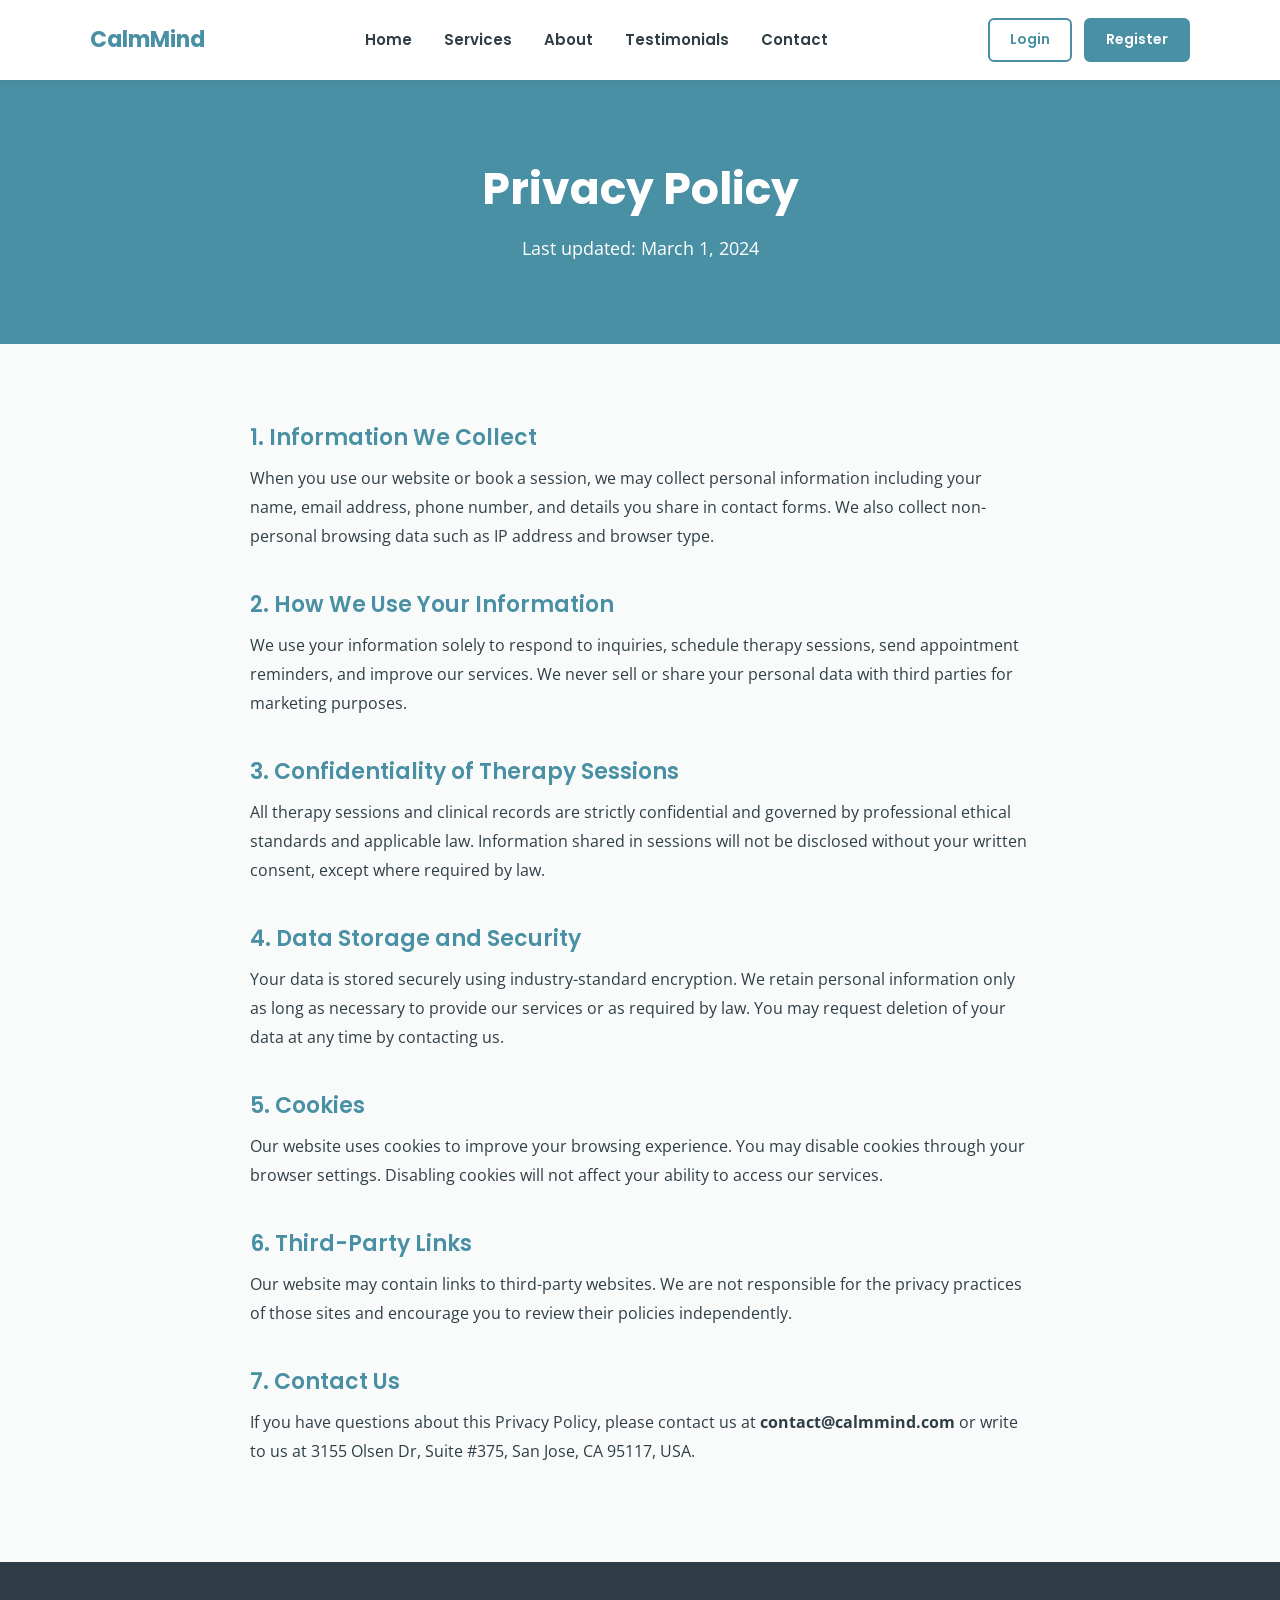
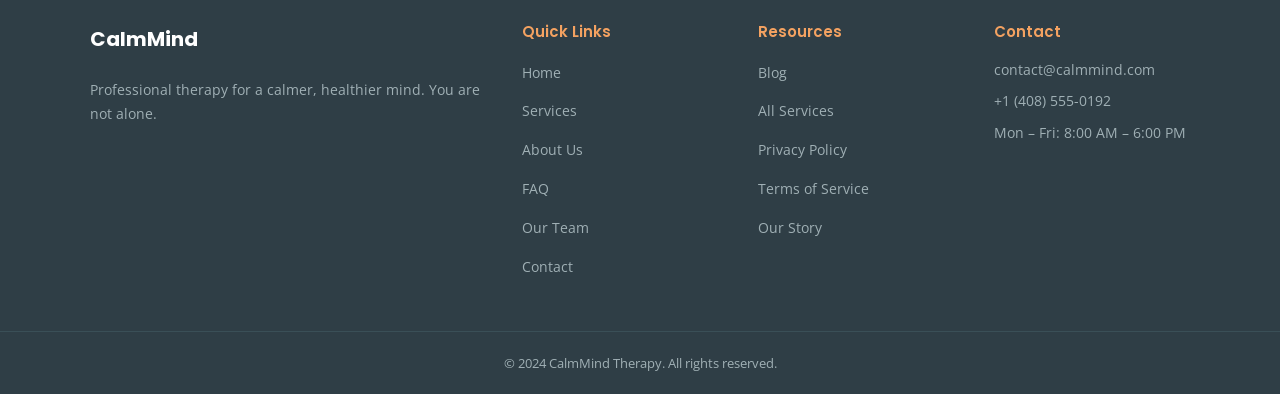
<file: privacy.html>
<!doctype html>
<html lang="en">
  <head>
    <meta charset="UTF-8" />
    <meta name="viewport" content="width=device-width, initial-scale=1.0" />
    <title>Privacy Policy</title>
    <link rel="stylesheet" href="css/styles.css" />
  </head>
  <body>
    <!--NAVBAR-->
    <nav class="navbar">
      <div class="container navbar-inner">
        <a href="index.html" class="logo">CalmMind</a>
        <button class="hamburger" id="hamburger">
          <span></span>
          <span></span>
          <span></span>
        </button>
        <ul class="nav-links" id="nav-links">
          <li><a href="index.html#home">Home</a></li>
          <li><a href="index.html#services">Services</a></li>
          <li><a href="index.html#about">About</a></li>
          <li><a href="index.html#testimonials">Testimonials</a></li>
          <li><a href="index.html#contact">Contact</a></li>
        </ul>
        <div class="nav-auth">
          <a href="#" class="btn-auth btn-login">Login</a>
          <a href="#" class="btn-auth btn-register">Register</a>
        </div>
      </div>
    </nav>

    <!-- PAGE HERO -->
    <section class="page-hero">
      <div class="container">
        <h1>Privacy Policy</h1>
        <p>Last updated: March 1, 2024</p>
      </div>
    </section>

    <!-- PRIVACY CONTENT -->
    <section class="section">
      <div class="container">
        <div class="legal-content">
          <h2>1. Information We Collect</h2>
          <p>
            When you use our website or book a session, we may collect personal
            information including your name, email address, phone number, and
            details you share in contact forms. We also collect non-personal
            browsing data such as IP address and browser type.
          </p>

          <h2>2. How We Use Your Information</h2>
          <p>
            We use your information solely to respond to inquiries, schedule
            therapy sessions, send appointment reminders, and improve our
            services. We never sell or share your personal data with third
            parties for marketing purposes.
          </p>

          <h2>3. Confidentiality of Therapy Sessions</h2>
          <p>
            All therapy sessions and clinical records are strictly confidential
            and governed by professional ethical standards and applicable law.
            Information shared in sessions will not be disclosed without your
            written consent, except where required by law.
          </p>

          <h2>4. Data Storage and Security</h2>
          <p>
            Your data is stored securely using industry-standard encryption. We
            retain personal information only as long as necessary to provide our
            services or as required by law. You may request deletion of your
            data at any time by contacting us.
          </p>

          <h2>5. Cookies</h2>
          <p>
            Our website uses cookies to improve your browsing experience. You
            may disable cookies through your browser settings. Disabling cookies
            will not affect your ability to access our services.
          </p>

          <h2>6. Third-Party Links</h2>
          <p>
            Our website may contain links to third-party websites. We are not
            responsible for the privacy practices of those sites and encourage
            you to review their policies independently.
          </p>

          <h2>7. Contact Us</h2>
          <p>
            If you have questions about this Privacy Policy, please contact us
            at <strong>contact@calmmind.com</strong> or write to us at 3155
            Olsen Dr, Suite #375, San Jose, CA 95117, USA.
          </p>
        </div>
      </div>
    </section>

    <!-- FOOTER -->
    <footer class="footer">
      <div class="container footer-inner">
        <div class="footer-brand">
          <a href="index.html" class="logo">CalmMind</a>
          <p>
            Professional therapy for a calmer, healthier mind. You are not
            alone.
          </p>
        </div>

        <div class="footer-links">
          <h3>Quick Links</h3>
          <ul>
            <li><a href="index.html#home">Home</a></li>
            <li><a href="services.html">Services</a></li>
            <li><a href="index.html#about">About Us</a></li>
            <li><a href="index.html#faq">FAQ</a></li>
            <li><a href="index.html#team">Our Team</a></li>
            <li><a href="index.html#contact">Contact</a></li>
          </ul>
        </div>

        <div class="footer-links">
          <h3>Resources</h3>
          <ul>
            <li><a href="blog.html">Blog</a></li>
            <li><a href="services.html">All Services</a></li>
            <li><a href="privacy.html">Privacy Policy</a></li>
            <li><a href="terms.html">Terms of Service</a></li>
            <li><a href="about.html">Our Story</a></li>
          </ul>
        </div>

        <div class="footer-contact">
          <h3>Contact</h3>
          <p>contact@calmmind.com</p>
          <p>+1 (408) 555-0192</p>
          <p>Mon – Fri: 8:00 AM – 6:00 PM</p>
        </div>
      </div>
      <div class="footer-bottom">
        <p>© 2024 CalmMind Therapy. All rights reserved.</p>
      </div>
    </footer>

    <script src="js/script.js"></script>
  </body>
</html>
</file>
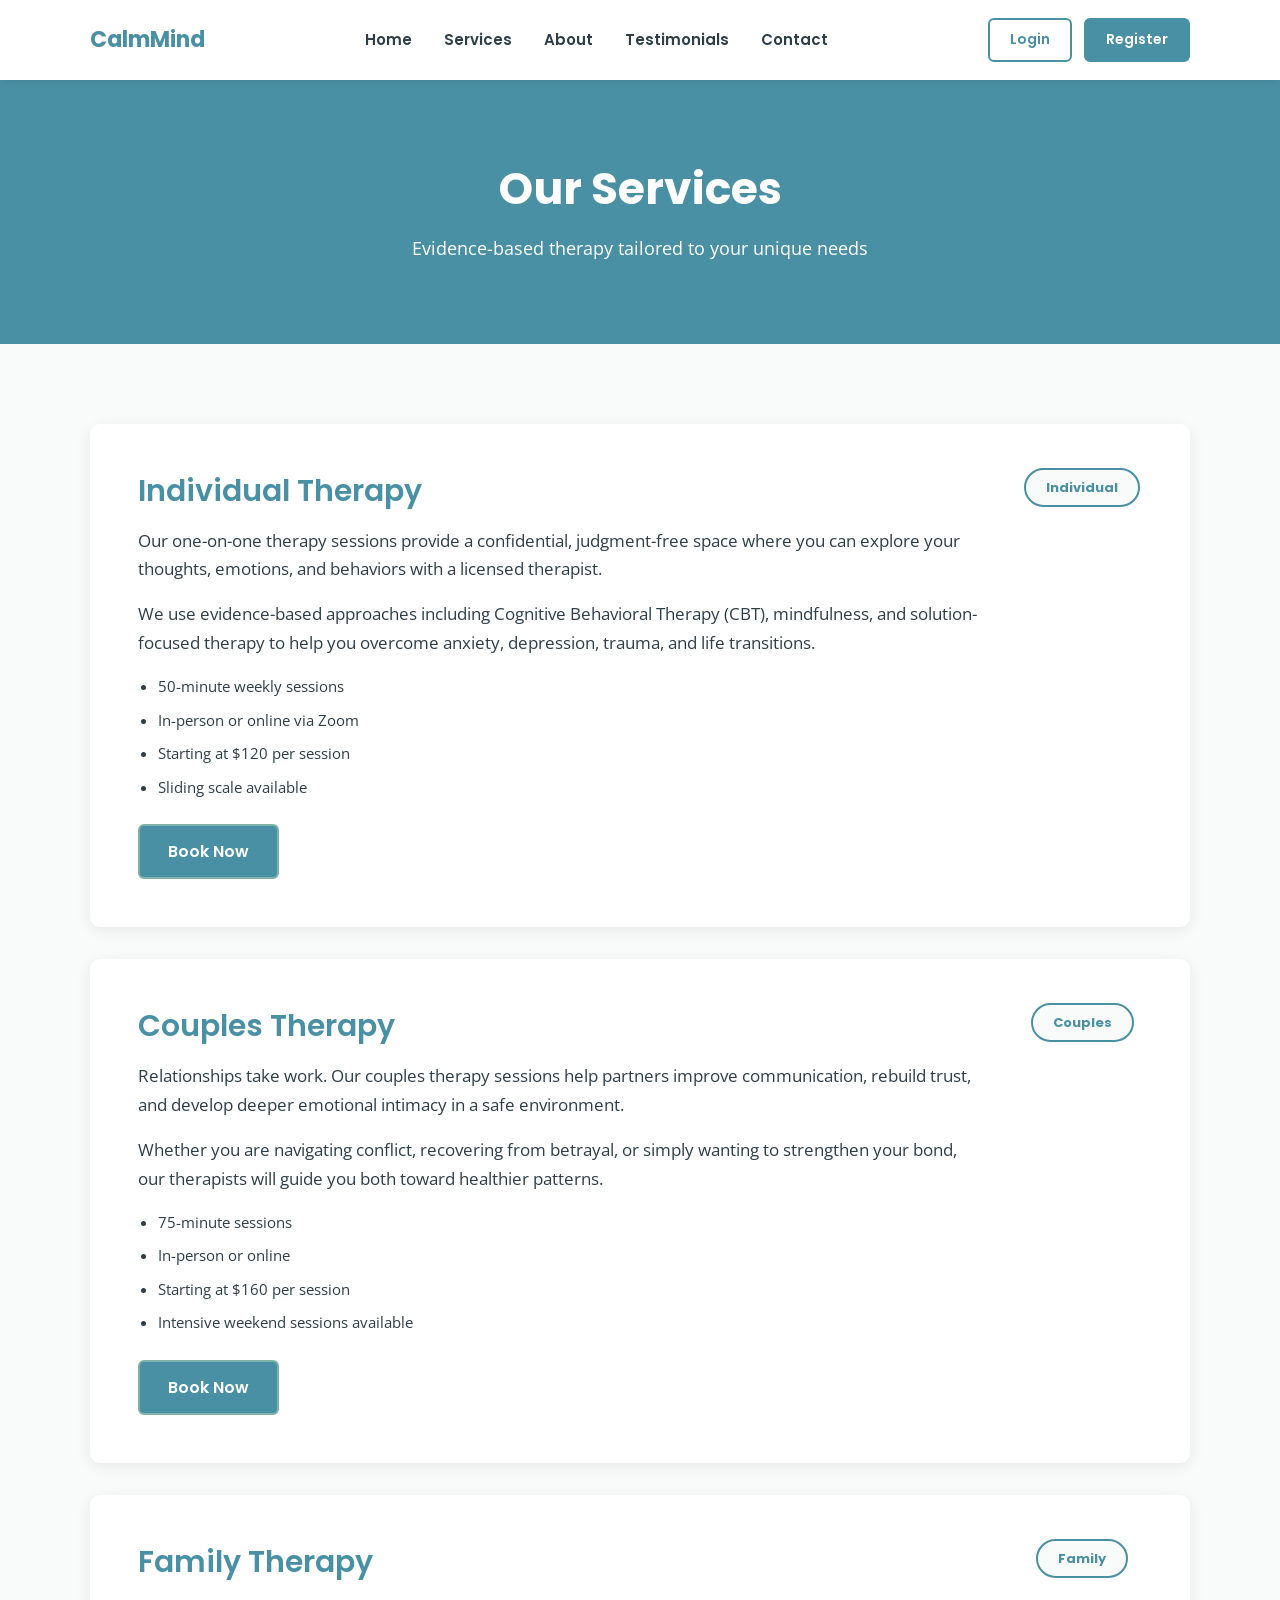
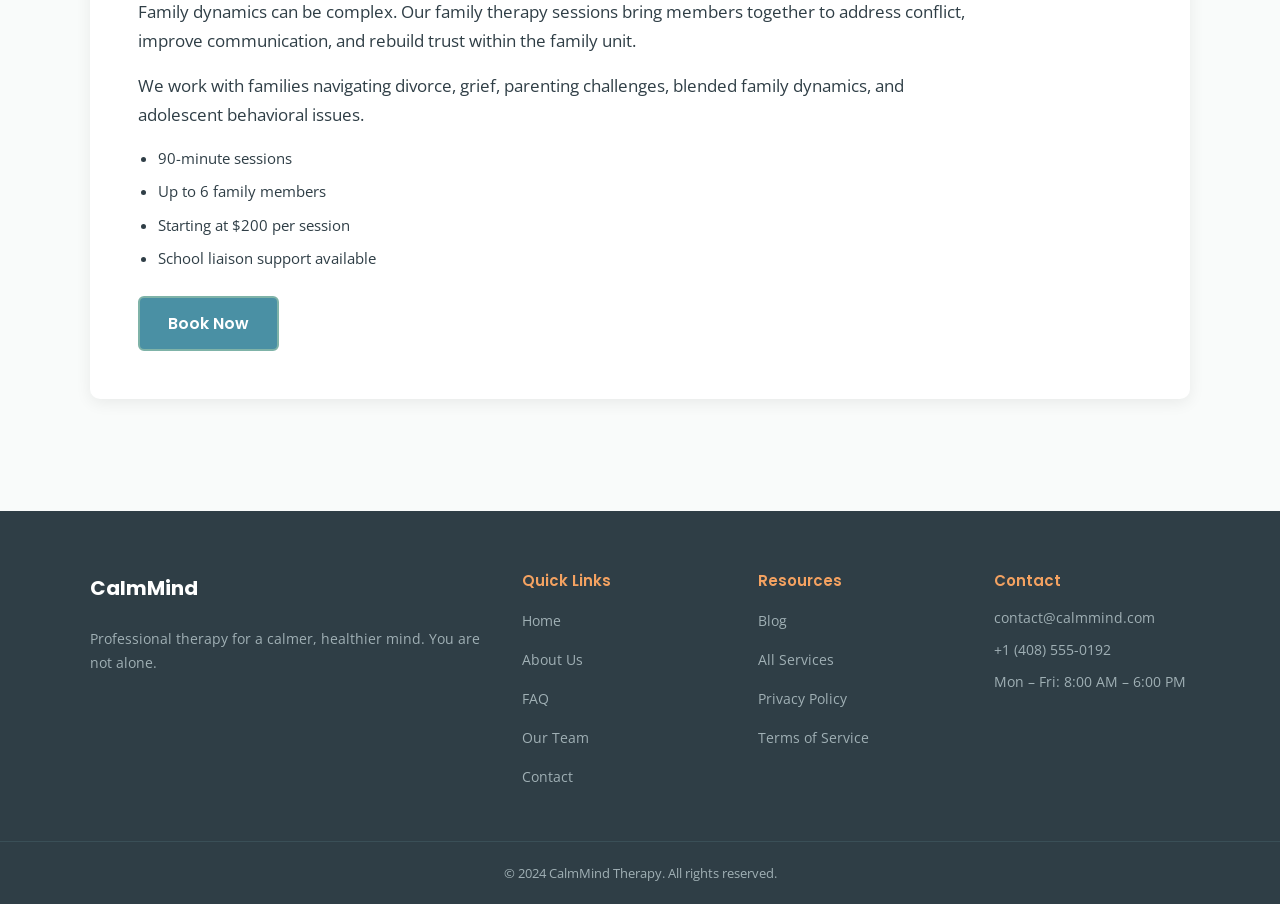
<file: services.html>
<!doctype html>
<html lang="en">
  <head>
    <meta charset="UTF-8" />
    <meta name="viewport" content="width=device-width, initial-scale=1.0" />
    <title>Our Services — CalmMind Therapy</title>
    <link rel="stylesheet" href="css/styles.css" />
  </head>
  <body>
    <!--NAVBAR-->
    <nav class="navbar">
      <div class="container navbar-inner">
        <a href="index.html" class="logo">CalmMind</a>
        <button class="hamburger" id="hamburger">
          <span></span>
          <span></span>
          <span></span>
        </button>
        <ul class="nav-links" id="nav-links">
          <li><a href="index.html#home">Home</a></li>
          <li><a href="index.html#services">Services</a></li>
          <li><a href="index.html#about">About</a></li>
          <li><a href="index.html#testimonials">Testimonials</a></li>
          <li><a href="index.html#contact">Contact</a></li>
        </ul>
        <div class="nav-auth">
          <a href="#" class="btn-auth btn-login">Login</a>
          <a href="#" class="btn-auth btn-register">Register</a>
        </div>
      </div>
    </nav>

    <!-- PAGE HERO -->
    <section class="page-hero">
      <div class="container">
        <h1>Our Services</h1>
        <p>Evidence-based therapy tailored to your unique needs</p>
      </div>
    </section>

    <!-- SERVICES DETAIL -->
    <section class="section">
      <div class="container">
        <div class="service-detail-card">
          <div class="service-detail-text">
            <h2>Individual Therapy</h2>
            <p>
              Our one-on-one therapy sessions provide a confidential,
              judgment-free space where you can explore your thoughts, emotions,
              and behaviors with a licensed therapist.
            </p>
            <p>
              We use evidence-based approaches including Cognitive Behavioral
              Therapy (CBT), mindfulness, and solution-focused therapy to help
              you overcome anxiety, depression, trauma, and life transitions.
            </p>
            <ul>
              <li>50-minute weekly sessions</li>
              <li>In-person or online via Zoom</li>
              <li>Starting at $120 per session</li>
              <li>Sliding scale available</li>
            </ul>
            <a href="index.html#contact" class="btn btn-primary">Book Now</a>
          </div>
          <div class="service-detail-tag">
            <span>Individual</span>
          </div>
        </div>

        <div class="service-detail-card">
          <div class="service-detail-text">
            <h2>Couples Therapy</h2>
            <p>
              Relationships take work. Our couples therapy sessions help
              partners improve communication, rebuild trust, and develop deeper
              emotional intimacy in a safe environment.
            </p>
            <p>
              Whether you are navigating conflict, recovering from betrayal, or
              simply wanting to strengthen your bond, our therapists will guide
              you both toward healthier patterns.
            </p>
            <ul>
              <li>75-minute sessions</li>
              <li>In-person or online</li>
              <li>Starting at $160 per session</li>
              <li>Intensive weekend sessions available</li>
            </ul>
            <a href="index.html#contact" class="btn btn-primary">Book Now</a>
          </div>
          <div class="service-detail-tag">
            <span>Couples</span>
          </div>
        </div>

        <div class="service-detail-card">
          <div class="service-detail-text">
            <h2>Family Therapy</h2>
            <p>
              Family dynamics can be complex. Our family therapy sessions bring
              members together to address conflict, improve communication, and
              rebuild trust within the family unit.
            </p>
            <p>
              We work with families navigating divorce, grief, parenting
              challenges, blended family dynamics, and adolescent behavioral
              issues.
            </p>
            <ul>
              <li>90-minute sessions</li>
              <li>Up to 6 family members</li>
              <li>Starting at $200 per session</li>
              <li>School liaison support available</li>
            </ul>
            <a href="index.html#contact" class="btn btn-primary">Book Now</a>
          </div>
          <div class="service-detail-tag">
            <span>Family</span>
          </div>
        </div>
      </div>
    </section>

    <!-- FOOTER -->
    <footer class="footer">
      <div class="container footer-inner">
        <div class="footer-brand">
          <a href="index.html" class="logo">CalmMind</a>
          <p>
            Professional therapy for a calmer, healthier mind. You are not
            alone.
          </p>
        </div>

        <div class="footer-links">
          <h3>Quick Links</h3>
          <ul>
            <li><a href="index.html#home">Home</a></li>
            <li><a href="about.html">About Us</a></li>
            <li><a href="index.html#faq">FAQ</a></li>
            <li><a href="index.html#team">Our Team</a></li>
            <li><a href="index.html#contact">Contact</a></li>
          </ul>
        </div>

        <div class="footer-links">
          <h3>Resources</h3>
          <ul>
            <li><a href="blog.html">Blog</a></li>
            <li><a href="services.html">All Services</a></li>
            <li><a href="privacy.html">Privacy Policy</a></li>
            <li><a href="terms.html">Terms of Service</a></li>
          </ul>
        </div>

        <div class="footer-contact">
          <h3>Contact</h3>
          <p>contact@calmmind.com</p>
          <p>+1 (408) 555-0192</p>
          <p>Mon – Fri: 8:00 AM – 6:00 PM</p>
        </div>
      </div>
      <div class="footer-bottom">
        <p>© 2024 CalmMind Therapy. All rights reserved.</p>
      </div>
    </footer>

    <script src="js/script.js"></script>
  </body>
</html>
</file>
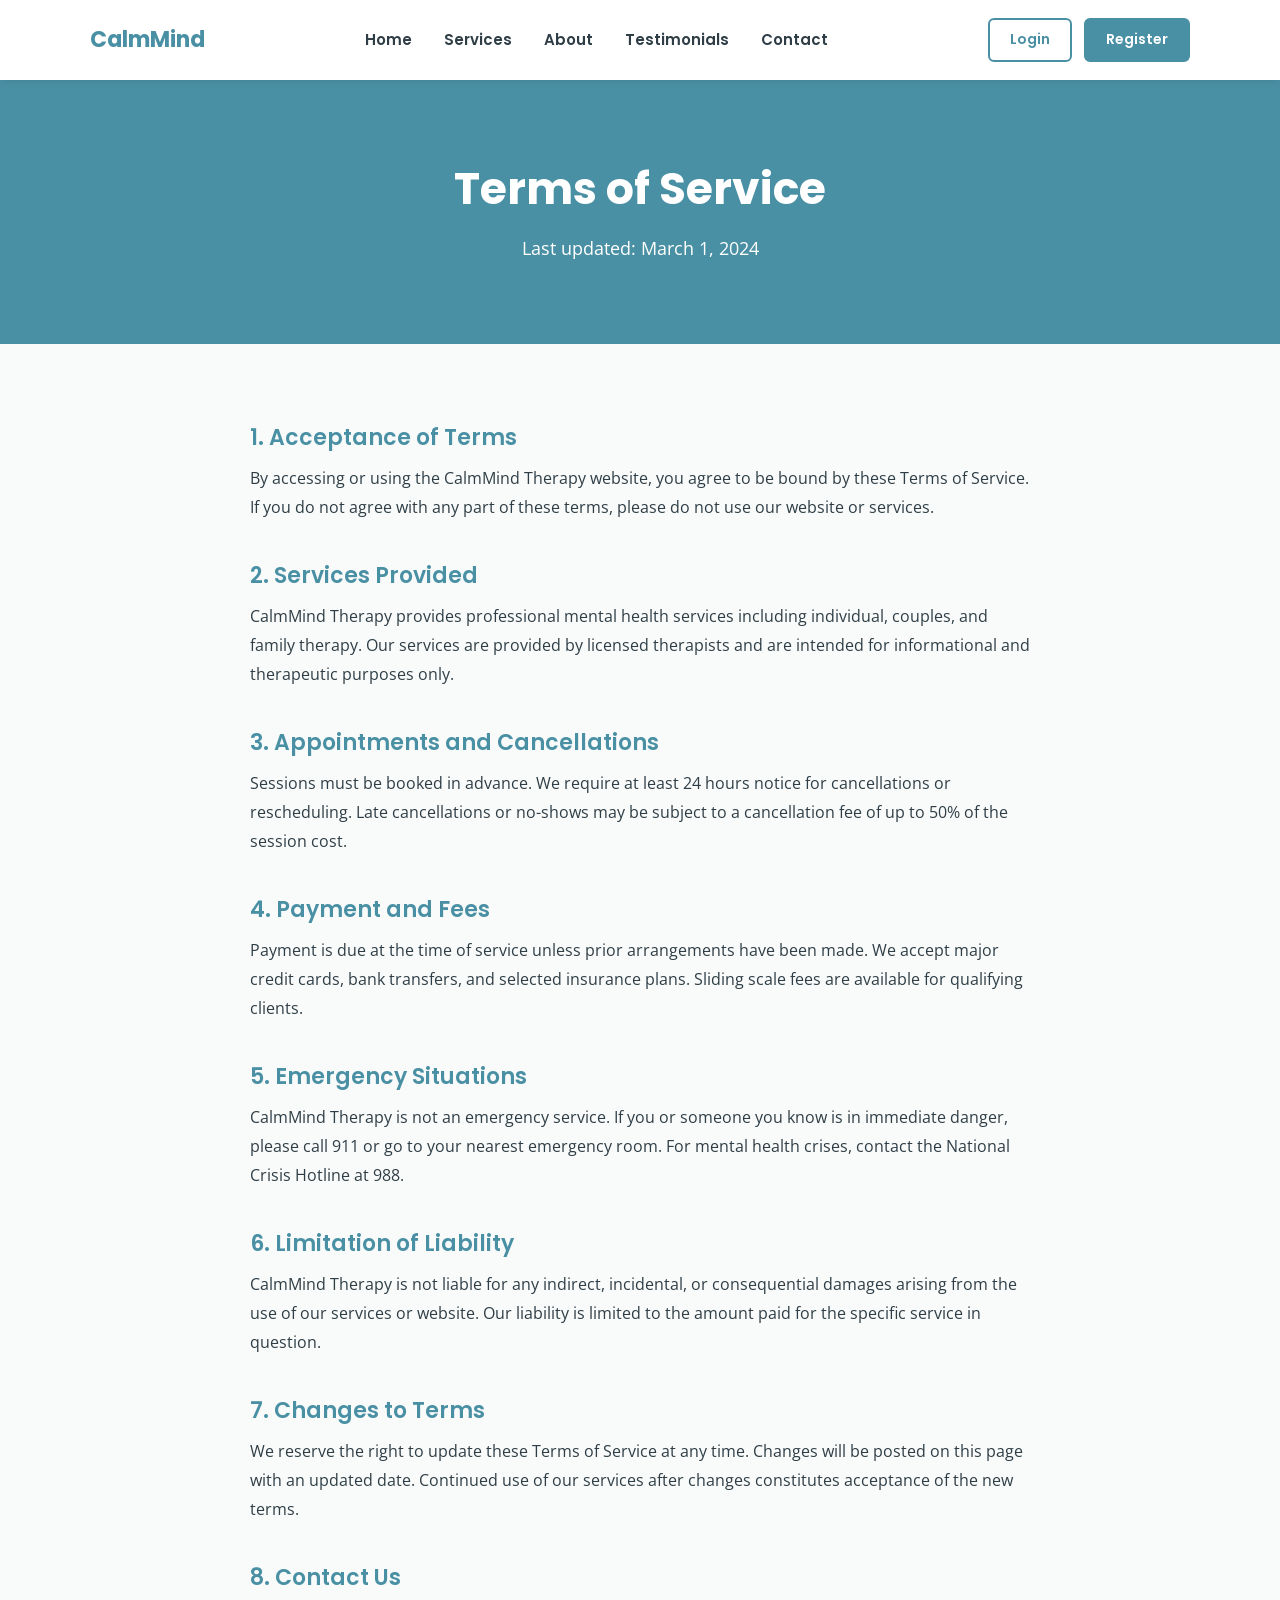
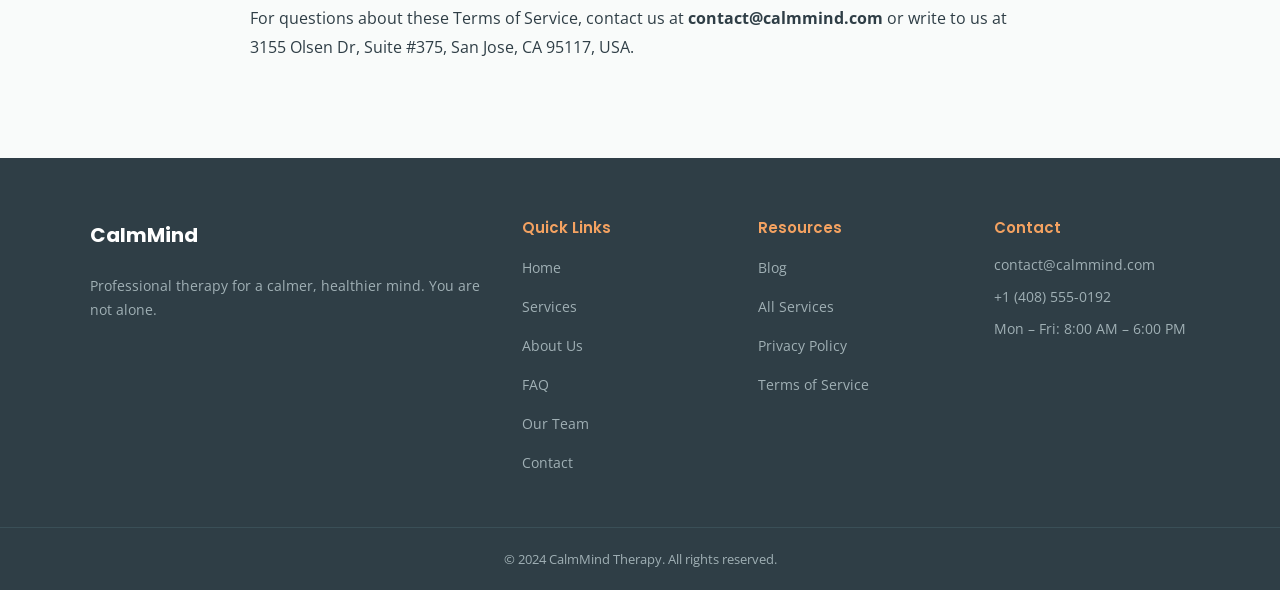
<file: terms.html>
<!doctype html>
<html lang="en">
  <head>
    <meta charset="UTF-8" />
    <meta name="viewport" content="width=device-width, initial-scale=1.0" />
    <title>Terms of Service</title>
    <link rel="stylesheet" href="css/styles.css" />
  </head>
  <body>
    <!--NAVBAR-->
    <nav class="navbar">
      <div class="container navbar-inner">
        <a href="index.html" class="logo">CalmMind</a>
        <button class="hamburger" id="hamburger">
          <span></span>
          <span></span>
          <span></span>
        </button>
        <ul class="nav-links" id="nav-links">
          <li><a href="index.html#home">Home</a></li>
          <li><a href="index.html#services">Services</a></li>
          <li><a href="index.html#about">About</a></li>
          <li><a href="index.html#testimonials">Testimonials</a></li>
          <li><a href="index.html#contact">Contact</a></li>
        </ul>
        <div class="nav-auth">
          <a href="#" class="btn-auth btn-login">Login</a>
          <a href="#" class="btn-auth btn-register">Register</a>
        </div>
      </div>
    </nav>

    <!-- PAGE HERO -->
    <section class="page-hero">
      <div class="container">
        <h1>Terms of Service</h1>
        <p>Last updated: March 1, 2024</p>
      </div>
    </section>

    <!-- TERMS CONTENT -->
    <section class="section">
      <div class="container">
        <div class="legal-content">
          <h2>1. Acceptance of Terms</h2>
          <p>
            By accessing or using the CalmMind Therapy website, you agree to be
            bound by these Terms of Service. If you do not agree with any part
            of these terms, please do not use our website or services.
          </p>

          <h2>2. Services Provided</h2>
          <p>
            CalmMind Therapy provides professional mental health services
            including individual, couples, and family therapy. Our services are
            provided by licensed therapists and are intended for informational
            and therapeutic purposes only.
          </p>

          <h2>3. Appointments and Cancellations</h2>
          <p>
            Sessions must be booked in advance. We require at least 24 hours
            notice for cancellations or rescheduling. Late cancellations or
            no-shows may be subject to a cancellation fee of up to 50% of the
            session cost.
          </p>

          <h2>4. Payment and Fees</h2>
          <p>
            Payment is due at the time of service unless prior arrangements have
            been made. We accept major credit cards, bank transfers, and
            selected insurance plans. Sliding scale fees are available for
            qualifying clients.
          </p>

          <h2>5. Emergency Situations</h2>
          <p>
            CalmMind Therapy is not an emergency service. If you or someone you
            know is in immediate danger, please call 911 or go to your nearest
            emergency room. For mental health crises, contact the National
            Crisis Hotline at 988.
          </p>

          <h2>6. Limitation of Liability</h2>
          <p>
            CalmMind Therapy is not liable for any indirect, incidental, or
            consequential damages arising from the use of our services or
            website. Our liability is limited to the amount paid for the
            specific service in question.
          </p>

          <h2>7. Changes to Terms</h2>
          <p>
            We reserve the right to update these Terms of Service at any time.
            Changes will be posted on this page with an updated date. Continued
            use of our services after changes constitutes acceptance of the new
            terms.
          </p>

          <h2>8. Contact Us</h2>
          <p>
            For questions about these Terms of Service, contact us at
            <strong>contact@calmmind.com</strong> or write to us at 3155 Olsen
            Dr, Suite #375, San Jose, CA 95117, USA.
          </p>
        </div>
      </div>
    </section>

    <!-- FOOTER -->
    <footer class="footer">
      <div class="container footer-inner">
        <div class="footer-brand">
          <a href="index.html" class="logo">CalmMind</a>
          <p>
            Professional therapy for a calmer, healthier mind. You are not
            alone.
          </p>
        </div>

        <div class="footer-links">
          <h3>Quick Links</h3>
          <ul>
            <li><a href="index.html#home">Home</a></li>
            <li><a href="services.html">Services</a></li>
            <li><a href="about.html">About Us</a></li>
            <li><a href="index.html#faq">FAQ</a></li>
            <li><a href="index.html#team">Our Team</a></li>
            <li><a href="index.html#contact">Contact</a></li>
          </ul>
        </div>

        <div class="footer-links">
          <h3>Resources</h3>
          <ul>
            <li><a href="blog.html">Blog</a></li>
            <li><a href="services.html">All Services</a></li>
            <li><a href="privacy.html">Privacy Policy</a></li>
            <li><a href="terms.html">Terms of Service</a></li>
          </ul>
        </div>

        <div class="footer-contact">
          <h3>Contact</h3>
          <p>contact@calmmind.com</p>
          <p>+1 (408) 555-0192</p>
          <p>Mon – Fri: 8:00 AM – 6:00 PM</p>
        </div>
      </div>
      <div class="footer-bottom">
        <p>© 2024 CalmMind Therapy. All rights reserved.</p>
      </div>
    </footer>

    <script src="js/script.js"></script>
  </body>
</html>
</file>
<file: css/styles.css>
/*GOOGLE FONTS*/
@import url("https://fonts.googleapis.com/css2?family=Poppins:wght@400;600;700&family=Open+Sans:wght@400;600&display=swap");

/*CSS VARIABLES*/
:root {
  --primary: #4a90a4;
  --secondary: #7fb3a8;
  --accent: #f4a261;
  --bg: #f9fbfa;
  --text: #2f3e46;
  --white: #ffffff;

  --font-heading: "Poppins", sans-serif;
  --font-body: "Open Sans", sans-serif;
}

/*RESET*/
* {
  margin: 0;
  padding: 0;
  box-sizing: border-box;
}

/*BASE*/
body {
  font-family: var(--font-body);
  background-color: var(--bg);
  color: var(--text);
  font-size: 17px;
  line-height: 1.7;
}

/*TYPOGRAPHY*/
h1,
h2,
h3 {
  font-family: var(--font-heading);
  color: var(--text);
  line-height: 1.3;
}

h1 {
  font-size: 44px;
  font-weight: 700;
}
h2 {
  font-size: 30px;
  font-weight: 600;
}
h3 {
  font-size: 21px;
  font-weight: 600;
}

p {
  font-size: 17px;
  margin-bottom: 1rem;
}

small,
.small-text {
  font-size: 14px;
}

/* BUTTONS*/
.btn {
  display: inline-block;
  padding: 12px 28px;
  border-radius: 6px;
  font-family: var(--font-heading);
  font-size: 16px;
  font-weight: 600;
  cursor: pointer;
  text-decoration: none;
  border: none;
  transition: background-color 0.3s ease;
}

.btn-primary {
  background-color: var(--primary);
  color: var(--white);
  border: 2px solid var(--secondary);
}

.btn-primary:hover {
  background-color: transparent;
  color: var(--white);
  border-color: var(--white);
}

/* LAYOUT UTILITIES*/
.container {
  width: 90%;
  max-width: 1100px;
  margin: 0 auto;
}

.section {
  padding: 80px 0;
}

.bg-soft {
  background-color: #daeae6;
}

.section-title {
  text-align: center;
  margin-bottom: 48px;
}

.section-title h2 {
  margin-bottom: 12px;
}

.section-title p {
  color: var(--secondary);
  font-size: 17px;
}

/*NAVBAR*/
.navbar {
  background-color: var(--white);
  padding: 18px 0;
  position: sticky;
  top: 0;
  z-index: 100;
  box-shadow: 0 2px 8px rgba(0, 0, 0, 0.07);
}

.navbar-inner {
  display: flex;
  justify-content: space-between;
  align-items: center;
}

.logo {
  font-family: var(--font-heading);
  font-size: 22px;
  font-weight: 700;
  color: var(--primary);
  text-decoration: none;
}

.nav-links {
  display: flex;
  gap: 32px;
  list-style: none;
}

.nav-links a {
  text-decoration: none;
  color: var(--text);
  font-family: var(--font-heading);
  font-size: 15px;
  font-weight: 600;
  transition: color 0.3s ease;
}

.nav-links a:hover {
  color: var(--accent);
}

/* ===== NAV AUTH ===== */
.nav-auth {
  display: flex;
  gap: 12px;
  align-items: center;
}

.btn-auth {
  font-family: var(--font-heading);
  font-size: 14px;
  font-weight: 600;
  padding: 8px 20px;
  border-radius: 6px;
  text-decoration: none;
  transition: all 0.3s ease;
}

.btn-login {
  color: var(--primary);
  border: 2px solid var(--primary);
}

.btn-login:hover {
  background-color: var(--primary);
  color: var(--white);
}

.btn-register {
  background-color: var(--primary);
  color: var(--white);
  border: 2px solid var(--primary);
}

.btn-register:hover {
  background-color: var(--secondary);
  border-color: var(--secondary);
}

.hamburger {
  display: none;
}

/*HERO*/
.hero {
  background: linear-gradient(135deg, #2c6e82 0%, #4a90a4 50%, #7fb3a8 100%);
  padding: 90px 0 0;
  text-align: center;
  position: relative;
  overflow: hidden;
}

.hero::before {
  content: '';
  position: absolute;
  top: -60px;
  left: -60px;
  width: 260px;
  height: 260px;
  border-radius: 50%;
  background: rgba(255, 255, 255, 0.06);
  pointer-events: none;
}

.hero::after {
  content: '';
  position: absolute;
  bottom: 60px;
  right: -80px;
  width: 320px;
  height: 320px;
  border-radius: 50%;
  background: rgba(255, 255, 255, 0.05);
  pointer-events: none;
}

.hero-badge {
  display: inline-flex;
  align-items: center;
  gap: 8px;
  background: rgba(255, 255, 255, 0.15);
  border: 1px solid rgba(255, 255, 255, 0.3);
  color: var(--white);
  font-size: 13px;
  font-weight: 600;
  font-family: var(--font-heading);
  padding: 6px 16px;
  border-radius: 20px;
  margin-bottom: 28px;
  letter-spacing: 0.4px;
}

.hero-badge-dot {
  width: 7px;
  height: 7px;
  border-radius: 50%;
  background: var(--accent);
  flex-shrink: 0;
}

.hero-icon {
  width: 80px;
  height: 80px;
  border-radius: 50%;
  background: rgba(255, 255, 255, 0.15);
  border: 2px solid rgba(255, 255, 255, 0.3);
  display: flex;
  align-items: center;
  justify-content: center;
  margin: 0 auto 28px;
  font-size: 36px;
}

.hero h1 {
  color: var(--white);
  font-size: 52px;
  letter-spacing: -0.5px;
  margin-bottom: 20px;
  max-width: 640px;
  margin-left: auto;
  margin-right: auto;
}

.hero h1 span {
  color: var(--accent);
}

.hero p {
  color: rgba(255, 255, 255, 0.88);
  font-size: 18px;
  line-height: 1.75;
  margin-bottom: 36px;
  max-width: 560px;
  margin-left: auto;
  margin-right: auto;
}

.hero-buttons {
  display: flex;
  justify-content: center;
  gap: 14px;
  flex-wrap: wrap;
  margin-bottom: 52px;
}

.btn-outline {
  background-color: transparent;
  color: var(--white);
  border: 2px solid rgba(255, 255, 255, 0.6);
}

.btn-outline:hover {
  background-color: rgba(255, 255, 255, 0.12);
  transform: translateY(-2px);
}

.btn-accent {
  background-color: var(--accent);
  color: var(--white);
  border: 2px solid var(--accent);
}

.btn-accent:hover {
  transform: translateY(-2px);
  box-shadow: 0 8px 24px rgba(244, 162, 97, 0.4);
}

.hero-trust {
  display: flex;
  justify-content: center;
  align-items: center;
  gap: 32px;
  flex-wrap: wrap;
  padding-bottom: 44px;
  position: relative;
  z-index: 1;
}

.trust-item {
  display: flex;
  flex-direction: column;
  align-items: center;
  gap: 2px;
}

.trust-num {
  font-family: var(--font-heading);
  font-size: 22px;
  font-weight: 700;
  color: var(--white);
}

.trust-label {
  font-size: 12px;
  color: rgba(255, 255, 255, 0.7);
  letter-spacing: 0.3px;
}

.trust-divider {
  width: 1px;
  height: 36px;
  background: rgba(255, 255, 255, 0.25);
}

.hero-wave {
  display: block;
  width: 100%;
  margin-bottom: -5px;
}

@media (max-width: 768px) {
  .hero {
    padding: 60px 0 0;
  }

  .hero h1 {
    font-size: 32px;
  }

  .hero-icon {
    width: 64px;
    height: 64px;
    font-size: 28px;
  }

  .trust-divider {
    display: none;
  }

  .hero-trust {
    gap: 20px;
  }
}

/*SERVICES*/
.services-grid {
  display: grid;
  grid-template-columns: repeat(3, 1fr);
  gap: 32px;
}

.service-card {
  background-color: var(--white);
  border-radius: 10px;
  padding: 36px 28px;
  text-align: center;
  box-shadow: 0 4px 16px rgba(0, 0, 0, 0.07);
  transition: transform 0.3s ease;
}

.service-card:hover {
  transform: translateY(-6px);
}

.service-card h3 {
  margin-bottom: 16px;
  color: var(--primary);
}

.service-card p {
  margin-bottom: 24px;
}

/* ABOUT */
.about-inner {
  display: flex;
  align-items: center;
  gap: 60px;
}

.about-text h2 {
  margin-bottom: 20px;
  color: var(--primary);
}

.about-text p {
  margin-bottom: 16px;
}

.about-stats {
  display: grid;
  grid-template-columns: repeat(2, 1fr);
  gap: 24px;
  min-width: 260px;
}

.stat {
  background-color: var(--white);
  border-radius: 10px;
  padding: 24px;
  text-align: center;
  box-shadow: 0 4px 12px rgba(0, 0, 0, 0.07);
}

.stat h3 {
  color: var(--primary);
  font-size: 28px;
  margin-bottom: 6px;
}

.stat p {
  margin: 0;
  font-size: 14px;
}

/* TESTIMONIALS */
.testimonials-grid {
  display: grid;
  grid-template-columns: repeat(3, 1fr);
  gap: 32px;
}

.testimonial-card {
  background-color: var(--white);
  border-radius: 10px;
  padding: 36px 28px;
  box-shadow: 0 4px 16px rgba(0, 0, 0, 0.07);
  border-left: 4px solid var(--accent);
}

.testimonial-card p {
  font-style: italic;
  margin-bottom: 16px;
}

.testimonial-card span {
  font-weight: 600;
  color: var(--primary);
  font-size: 14px;
}

/* ===== TEAM ===== */
.team-grid {
  display: grid;
  grid-template-columns: repeat(4, 1fr);
  gap: 32px;
}

.team-card {
  background-color: var(--white);
  border-radius: 10px;
  padding: 28px 20px;
  text-align: center;
  box-shadow: 0 4px 16px rgba(0, 0, 0, 0.07);
  transition: transform 0.3s ease;
}

.team-card:hover {
  transform: translateY(-6px);
}

.team-card img {
  width: 90px;
  height: 90px;
  border-radius: 50%;
  object-fit: cover;
  margin-bottom: 16px;
  background-color: var(--bg);
  border: 3px solid var(--primary);
}

.team-card h3 {
  font-size: 16px;
  margin-bottom: 6px;
}

.team-role {
  display: block;
  font-size: 13px;
  color: var(--primary);
  font-weight: 600;
  margin-bottom: 10px;
}

.team-card p {
  font-size: 13px;
  color: #6b8a90;
  margin: 0;
}

/* ===== FAQ ===== */
.faq-list {
  max-width: 780px;
  margin: 0 auto;
}

.faq-item {
  background-color: var(--white);
  border-radius: 8px;
  margin-bottom: 16px;
  box-shadow: 0 2px 8px rgba(0, 0, 0, 0.06);
  overflow: hidden;
}

.faq-question {
  width: 100%;
  background: none;
  border: none;
  padding: 20px 24px;
  text-align: left;
  font-family: var(--font-heading);
  font-size: 16px;
  font-weight: 600;
  color: var(--text);
  cursor: pointer;
  display: flex;
  justify-content: space-between;
  align-items: center;
  transition: color 0.3s ease;
}

.faq-question::after {
  content: "+";
  font-size: 22px;
  color: var(--primary);
  transition: transform 0.3s ease;
}

.faq-question.active {
  color: var(--primary);
}

.faq-question.active::after {
  transform: rotate(45deg);
}

.faq-answer {
  max-height: 0;
  overflow: hidden;
  transition:
    max-height 0.4s ease,
    padding 0.3s ease;
  padding: 0 24px;
}

.faq-answer.open {
  max-height: 300px;
  padding: 0 24px 20px;
}

.faq-answer p {
  font-size: 15px;
  line-height: 1.8;
  margin: 0;
}

.faq-answer a {
  color: var(--primary);
  font-weight: 600;
  text-decoration: none;
}

.faq-answer a:hover {
  color: var(--accent);
}

/* ===== CONTACT ===== */
.contact-inner {
  display: flex;
  gap: 60px;
  align-items: flex-start;
}

.contact-info {
  min-width: 280px;
}

.contact-info h3 {
  color: var(--primary);
  margin-bottom: 12px;
}

.contact-info > p {
  margin-bottom: 28px;
  font-size: 15px;
}

.contact-detail {
  display: flex;
  flex-direction: column;
  margin-bottom: 20px;
}

.detail-label {
  font-weight: 600;
  font-size: 14px;
  color: var(--accent);
  margin-bottom: 4px;
}

.contact-detail span:last-child {
  font-size: 15px;
  line-height: 1.6;
}

.contact-form {
  flex: 1;
}

.form-group {
  margin-bottom: 24px;
}

.form-group label {
  display: block;
  font-weight: 600;
  margin-bottom: 8px;
  font-size: 15px;
}

.form-group input,
.form-group select,
.form-group textarea {
  width: 100%;
  padding: 12px 16px;
  border: 1px solid #ccc;
  border-radius: 6px;
  font-family: var(--font-body);
  font-size: 15px;
  color: var(--text);
  background-color: var(--white);
  transition: border-color 0.3s ease;
}

.form-group input:focus,
.form-group select:focus,
.form-group textarea:focus {
  outline: none;
  border-color: var(--primary);
}

/* FOOTER */
.footer {
  background-color: var(--text);
  color: var(--white);
  padding: 60px 0 0;
}

.footer-inner {
  display: grid;
  grid-template-columns: 2fr 1fr 1fr 1fr;
  gap: 40px;
  padding-bottom: 40px;
}

.footer-brand .logo {
  color: var(--white);
  font-size: 20px;
  margin-bottom: 12px;
  display: inline-block;
}

.footer-brand p {
  font-size: 14px;
  color: #a0b0b5;
  margin-top: 10px;
}

.footer-links h3,
.footer-contact h3 {
  color: var(--accent);
  font-size: 15px;
  margin-bottom: 16px;
}

.footer-links ul {
  list-style: none;
}

.footer-links ul li {
  margin-bottom: 10px;
}

.footer-links a {
  text-decoration: none;
  color: #a0b0b5;
  font-size: 14px;
  transition: color 0.3s ease;
}

.footer-links a:hover {
  color: var(--white);
}

.footer-contact p {
  color: #a0b0b5;
  font-size: 14px;
  margin-bottom: 8px;
}

.footer-bottom {
  border-top: 1px solid #3a4f57;
  text-align: center;
  padding: 20px 0;
}

.footer-bottom p {
  font-size: 13px;
  color: #a0b0b5;
  margin: 0;
}

/* ===== PAGE HERO ===== */
.page-hero {
  background-color: var(--primary);
  padding: 80px 0;
  text-align: center;
}

.page-hero h1 {
  color: var(--white);
  margin-bottom: 16px;
}

.page-hero p {
  color: var(--white);
  font-size: 18px;
  margin: 0;
}

/* SERVICE DETAIL CARDS */
.service-detail-card {
  display: flex;
  justify-content: space-between;
  align-items: flex-start;
  background-color: var(--white);
  border-radius: 10px;
  padding: 48px;
  margin-bottom: 32px;
  box-shadow: 0 4px 16px rgba(0, 0, 0, 0.07);
  gap: 40px;
}

.service-detail-text h2 {
  color: var(--primary);
  margin-bottom: 16px;
}

.service-detail-text p {
  margin-bottom: 16px;
}

.service-detail-text ul {
  margin: 0 0 24px 20px;
}

.service-detail-text ul li {
  margin-bottom: 8px;
  font-size: 15px;
}

.service-detail-tag {
  min-width: 120px;
  text-align: center;
}

.service-detail-tag span {
  background-color: var(--bg);
  color: var(--primary);
  font-family: var(--font-heading);
  font-weight: 700;
  font-size: 13px;
  padding: 8px 20px;
  border-radius: 20px;
  border: 2px solid var(--primary);
}

/* ===== ABOUT PAGE ===== */
.about-quote {
  max-width: 700px;
  margin: 0 auto;
  text-align: center;
}

.about-quote blockquote {
  font-family: var(--font-heading);
  font-size: 22px;
  font-style: italic;
  color: var(--primary);
  line-height: 1.6;
  margin-bottom: 12px;
}

.about-quote cite {
  font-size: 14px;
  color: var(--secondary);
}

.about-stats-full {
  display: grid;
  grid-template-columns: repeat(6, 1fr);
  gap: 24px;
}

.mission-grid {
  display: grid;
  grid-template-columns: repeat(3, 1fr);
  gap: 32px;
}

.mission-card {
  background-color: var(--white);
  border-radius: 10px;
  padding: 36px 28px;
  text-align: center;
  box-shadow: 0 4px 16px rgba(0, 0, 0, 0.07);
}

.mission-icon {
  font-size: 40px;
  margin-bottom: 16px;
}

.mission-card h3 {
  color: var(--primary);
  margin-bottom: 12px;
}

.value-item {
  margin-bottom: 32px;
  padding-bottom: 32px;
  border-bottom: 1px solid #e0ebe8;
}

.value-item:last-child {
  border-bottom: none;
}

.value-item h3 {
  color: var(--primary);
  margin-bottom: 10px;
}

/* TIMELINE */
.timeline {
  max-width: 780px;
  margin: 0 auto;
  position: relative;
}

.timeline::before {
  content: "";
  position: absolute;
  left: 90px;
  top: 0;
  bottom: 0;
  width: 2px;
  background-color: var(--secondary);
}

.timeline-item {
  display: flex;
  gap: 40px;
  margin-bottom: 40px;
  align-items: flex-start;
}

.timeline-year {
  min-width: 80px;
  font-family: var(--font-heading);
  font-weight: 700;
  font-size: 15px;
  color: var(--white);
  background-color: var(--primary);
  padding: 6px 10px;
  border-radius: 6px;
  text-align: center;
}

.timeline-content h3 {
  color: var(--primary);
  margin-bottom: 6px;
}

.timeline-content p {
  font-size: 15px;
  margin: 0;
}

/* STAT HIGHLIGHT */
.stat-highlight {
  display: flex;
  gap: 32px;
  margin-top: 32px;
  justify-content: center;
  flex-wrap: wrap;
}

.stat-highlight-item {
  text-align: center;
  background-color: var(--white);
  border-radius: 10px;
  padding: 24px 32px;
  box-shadow: 0 4px 12px rgba(0, 0, 0, 0.07);
}

.stat-highlight-item strong {
  display: block;
  font-size: 32px;
  color: var(--primary);
  font-family: var(--font-heading);
}

.stat-highlight-item span {
  font-size: 13px;
  color: #6b8a90;
}

/* ABOUT CTA */
.about-cta {
  text-align: center;
  max-width: 620px;
  margin: 0 auto;
}

.about-cta h2 {
  color: var(--primary);
  margin-bottom: 16px;
}

.about-cta p {
  margin-bottom: 32px;
}

.btn-outline-dark {
  background-color: transparent;
  color: var(--primary);
  border: 2px solid var(--primary);
}

.btn-outline-dark:hover {
  background-color: var(--primary);
  color: var(--white);
}

/* BLOG */
.blog-grid {
  display: grid;
  grid-template-columns: repeat(3, 1fr);
  gap: 32px;
}

.blog-card {
  background-color: var(--white);
  border-radius: 10px;
  padding: 36px 28px;
  box-shadow: 0 4px 16px rgba(0, 0, 0, 0.07);
  transition: transform 0.3s ease;
}

.blog-card:hover {
  transform: translateY(-6px);
}

.blog-meta {
  display: flex;
  align-items: center;
  gap: 12px;
  margin-bottom: 16px;
}

.blog-tag {
  background-color: var(--primary);
  color: var(--white);
  font-size: 12px;
  font-weight: 600;
  padding: 4px 12px;
  border-radius: 20px;
  font-family: var(--font-heading);
}

.blog-date {
  font-size: 13px;
  color: #a0b0b5;
}

.blog-card h3 {
  color: var(--text);
  margin-bottom: 12px;
}

.blog-card p {
  margin-bottom: 24px;
  font-size: 15px;
}

/* LEGAL */
.legal-content {
  max-width: 780px;
  margin: 0 auto;
}

.legal-content h2 {
  color: var(--primary);
  margin-bottom: 12px;
  margin-top: 40px;
  font-size: 22px;
}

.legal-content h2:first-child {
  margin-top: 0;
}

.legal-content p {
  font-size: 16px;
  line-height: 1.8;
}

/* ===== RESPONSIVE ===== */

/* ===== TABLET (768px–1024px) ===== */
@media (max-width: 1024px) and (min-width: 769px) {
  .services-grid {
    grid-template-columns: repeat(2, 1fr);
  }

  .team-grid {
    grid-template-columns: repeat(2, 1fr);
  }

  .testimonials-grid {
    grid-template-columns: repeat(2, 1fr);
  }

  .footer-inner {
    grid-template-columns: 1fr 1fr;
    gap: 32px;
  }
}

/*MOBILE PHONES*/
@media (max-width: 768px) {
  /* TYPOGRAPHY */
  h1 {
    font-size: 32px;
  }
  h2 {
    font-size: 24px;
  }
  h3 {
    font-size: 18px;
  }

  /* NAVBAR */
  .nav-links {
    display: none;
  }

  /* AUTH BUTTONS */
  .nav-auth {
    display: none;
  }

  /* HAMBURGER */
  .hamburger {
    display: flex;
    flex-direction: column;
    gap: 5px;
    background: none;
    border: none;
    cursor: pointer;
    padding: 4px;
  }

  .hamburger span {
    display: block;
    width: 25px;
    height: 3px;
    background-color: var(--primary);
    border-radius: 3px;
  }

  .nav-links.open {
    display: flex;
    flex-direction: column;
    position: absolute;
    top: 64px;
    left: 0;
    width: 100%;
    background-color: var(--white);
    padding: 20px;
    box-shadow: 0 4px 12px rgba(0, 0, 0, 0.1);
    gap: 16px;
    z-index: 99;
  }

  /* HERO */
  .hero {
    padding: 20px 0;
  }

  /* PAGE HERO */
  .page-hero {
    padding: 60px 0px;
  }

  /* HERO ICON */
  .hero-icon {
    font-size: 48px;
  }

  /* SERVICES */
  .services-grid {
    grid-template-columns: 1fr;
  }

  /* ABOUT */
  .about-inner {
    flex-direction: column;
  }

  .about-stats {
    width: 100%;
  }

  /* TESTIMONIALS */
  .testimonials-grid {
    grid-template-columns: 1fr;
  }

  /* TEAM */
  .team-grid {
    grid-template-columns: repeat(2, 1fr);
  }

  /* CONTACT */
  .contact-inner {
    flex-direction: column;
  }

  .contact-info {
    text-align: center;
  }

  .contact-detail {
    align-items: center;
  }

  /* FOOTER */
  .footer-inner {
    grid-template-columns: 1fr;
    gap: 32px;
  }

  .footer-brand,
  .footer-links,
  .footer-contact {
    text-align: center;
  }

  .footer-links ul {
    padding: 0;
  }

  /* SERVICES PAGE */
  .service-detail-card {
    flex-direction: column;
  }

  /* BLOG */
  .blog-grid {
    grid-template-columns: 1fr;
  }

  /* ABOUT PAGE */
  .about-stats-full {
    grid-template-columns: repeat(2, 1fr);
  }
  .mission-grid {
    grid-template-columns: 1fr;
  }
  .timeline::before {
    display: none;
  }
  .timeline-item {
    flex-direction: column;
    gap: 8px;
  }
  .stat-highlight {
    flex-direction: column;
    align-items: center;
  }
}
</file>
